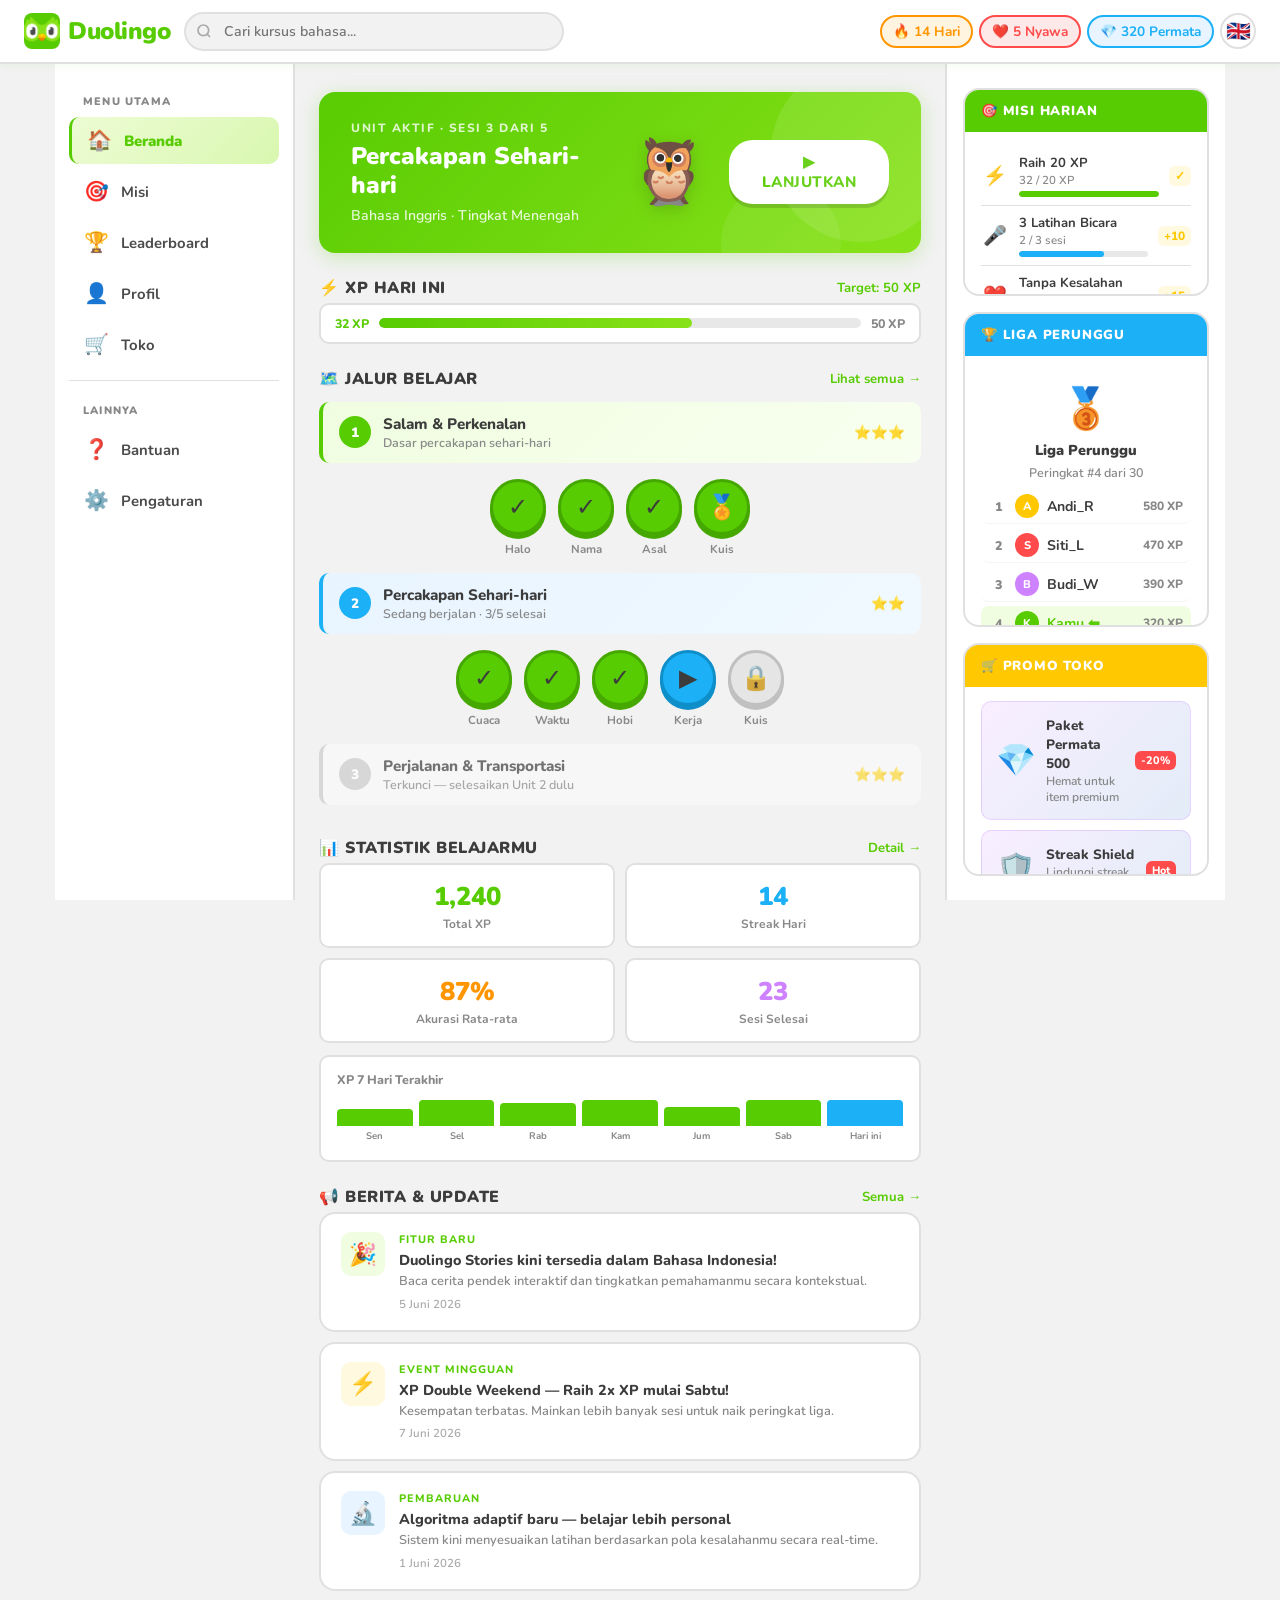
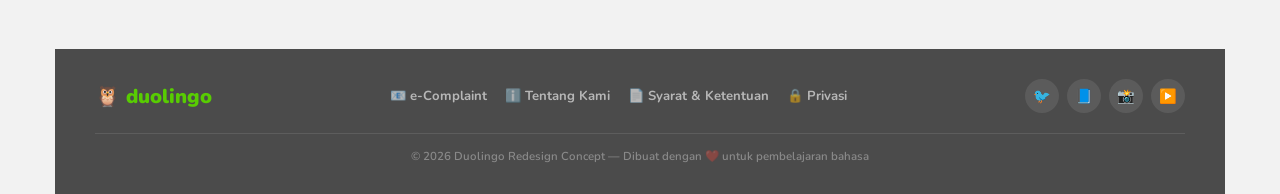
<file: index.html>
<!DOCTYPE html>
<html>
<head>
    <meta http-equiv="refresh" content="0; url=dashboard.html">
    <script type="text/javascript">
        window.location.href = "dashboard.html"
    </script>
</head>
<body>
    <p>Menuju halaman utama... Jika tidak dialihkan, <a href="dashboard.html">klik di sini</a>.</p>
</body>
</html>
</file>
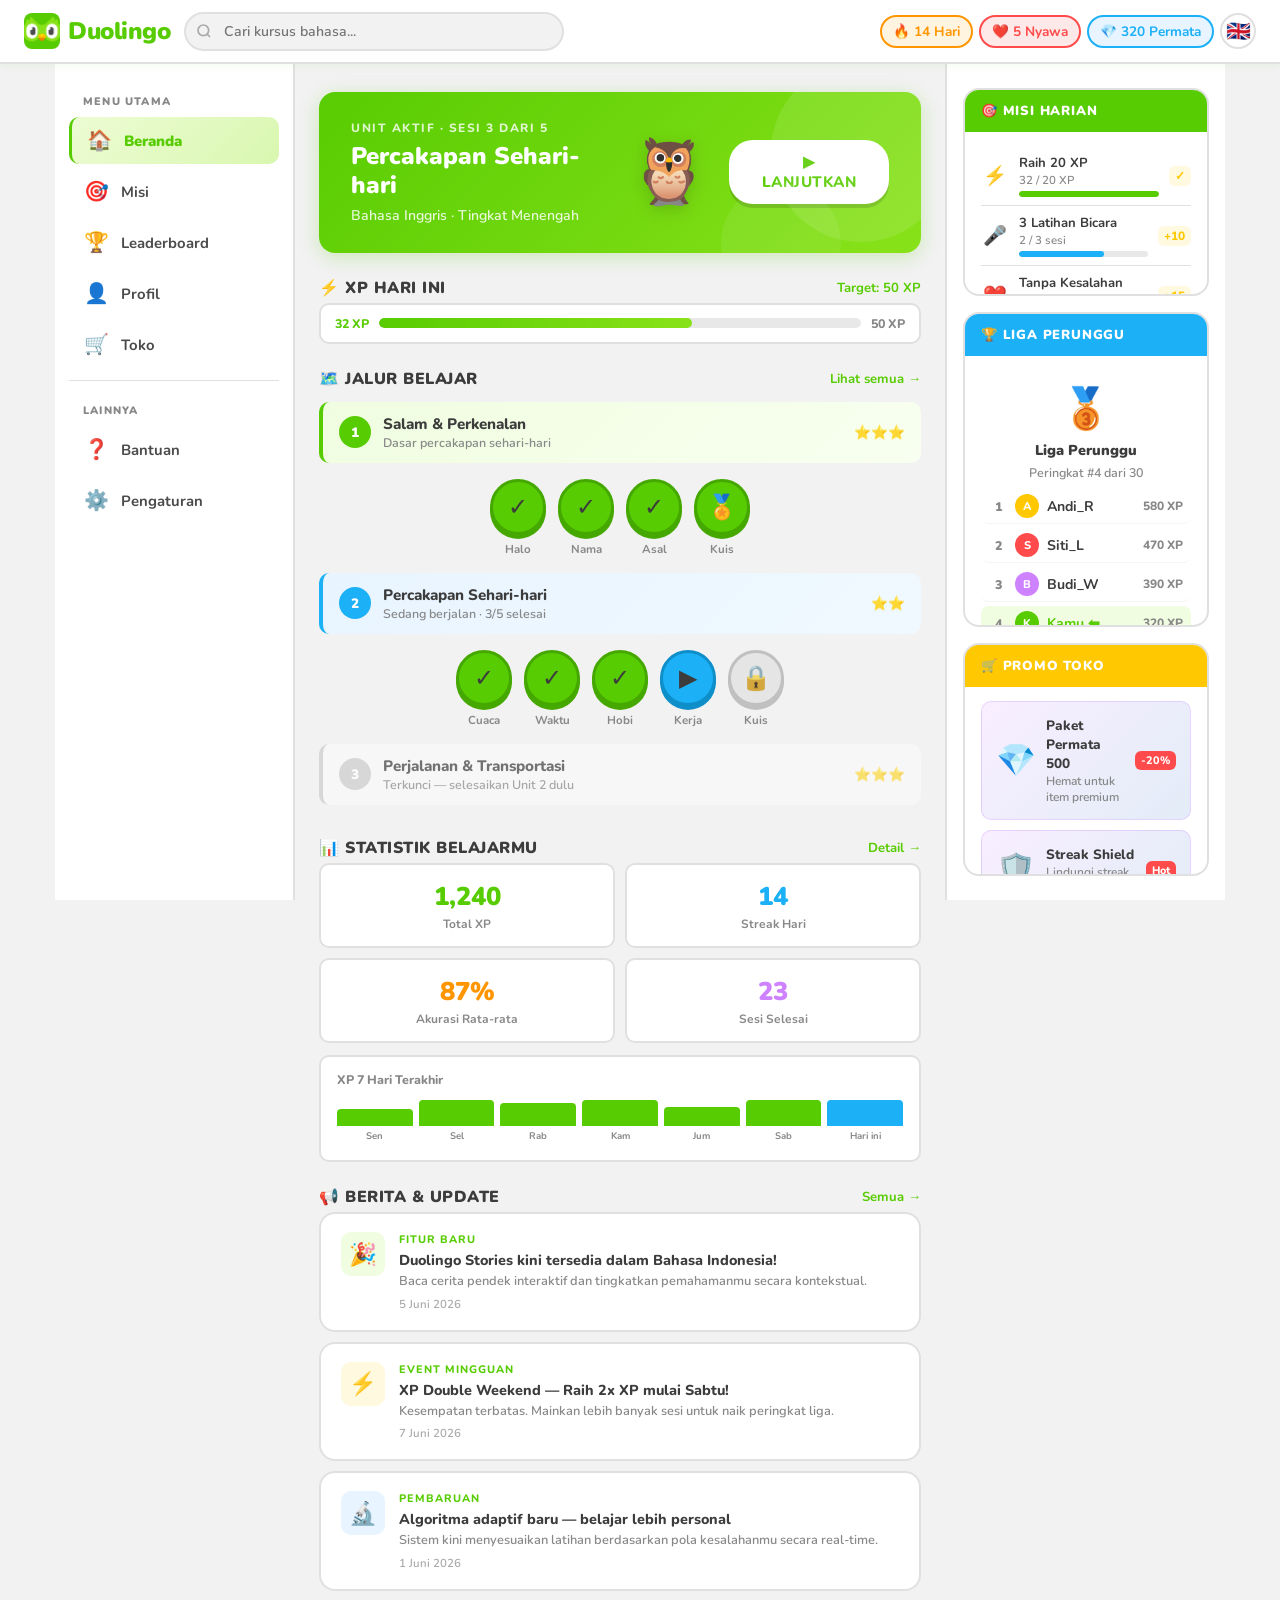
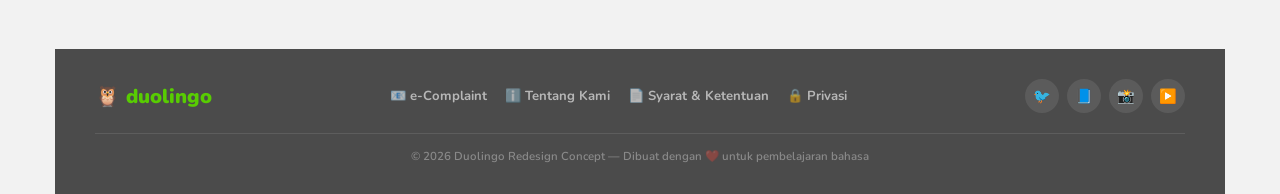
<file: dashboard.html>
<!DOCTYPE html>
<html lang="id">
<head>
<meta charset="UTF-8">
<meta name="viewport" content="width=device-width, initial-scale=1.0">
<title>Duolingo — Dashboard</title>
<link href="https://fonts.googleapis.com/css2?family=Nunito:wght@400;600;700;800;900&display=swap" rel="stylesheet">
<link rel="stylesheet" href="style.css">
<style>
/* ============================================================
   DASHBOARD — layout override & page-specific styles
   ============================================================ */

/* 3-col override: shared .page is 2-col, dashboard adds right sidebar */
.page {
  grid-template-columns: var(--sidebar) 1fr 280px;
  grid-template-areas:
    "sidenav content right"
    "footer  footer  footer";
  max-width: 1170px;
}

/* Right sidebar */
.sidebar-right {
  grid-area: right;
  position: sticky; top: var(--hh);
  height: calc(100vh - var(--hh));
  padding: 24px 16px;
  display: flex; flex-direction: column; gap: 16px;
  overflow-y: auto;
  border-left: 2px solid var(--border);
  background: var(--snow);
}

/* Sidebar footer divider */
.sidebar-footer { margin-top: auto; padding-top: 16px; border-top: 2px solid var(--border); }

/* Banner */
.unit-banner {
  background: linear-gradient(135deg, var(--green) 0%, var(--green-lt) 100%);
  border-radius: var(--r);
  padding: 28px 32px;
  display: flex; align-items: center; justify-content: space-between; gap: 20px;
  box-shadow: 0 4px 20px rgba(88,204,2,.25);
  position: relative; overflow: hidden;
  animation: fadeSlide .5s ease-out;
}
.unit-banner::before {
  content:'';
  position:absolute; top:-30px; right:-30px;
  width:180px; height:180px;
  background:rgba(255,255,255,.1); border-radius:50%;
}
.unit-banner::after {
  content:'';
  position:absolute; bottom:-50px; right:80px;
  width:120px; height:120px;
  background:rgba(255,255,255,.07); border-radius:50%;
}

.banner-text { z-index: 1; }
.banner-label { font-size:.75rem; font-weight:800; color:rgba(255,255,255,.8); text-transform:uppercase; letter-spacing:1.5px; margin-bottom:6px; }
.banner-title { font-size:1.5rem; font-weight:900; color:white; margin-bottom:6px; line-height:1.2; }
.banner-subtitle { font-size:.88rem; color:rgba(255,255,255,.85); font-weight:600; }

.banner-owl {
  font-size:4rem; z-index:1;
  animation: float 3s ease-in-out infinite;
  filter: drop-shadow(0 4px 8px rgba(0,0,0,.15));
}

/* XP Bar */
.xp-bar-wrap {
  display:flex; align-items:center; gap:10px;
  padding:10px 14px;
  background:var(--card); border-radius:var(--rs); border:2px solid var(--border);
}
.xp-label { font-size:.78rem; font-weight:800; color:var(--green); flex-shrink:0; }
.xp-track { flex:1; height:10px; background:#e8e8e8; border-radius:5px; overflow:hidden; }
.xp-fill {
  height:100%;
  background:linear-gradient(90deg,var(--green),var(--green-lt));
  border-radius:5px; width:65%;
  animation: growBar 1s ease-out .3s both;
}
.xp-val { font-size:.78rem; font-weight:800; color:var(--muted); flex-shrink:0; }

/* Learning Path */
.learning-path { display:flex; flex-direction:column; align-items:center; gap:12px; padding:8px 0; }
.path-unit { width:100%; display:flex; flex-direction:column; gap:12px; }

.path-unit-header {
  display:flex; align-items:center; gap:12px;
  padding:12px 16px;
  background:linear-gradient(135deg,#f0fde0,#f8fff0);
  border-radius:var(--rs); border-left:4px solid var(--green);
}
.unit-num {
  width:32px; height:32px; background:var(--green); color:white;
  border-radius:50%; display:flex; align-items:center; justify-content:center;
  font-weight:900; font-size:.85rem; flex-shrink:0;
}
.unit-info { flex:1; }
.unit-name { font-weight:800; font-size:.95rem; }
.unit-desc { font-size:.78rem; color:var(--muted); font-weight:600; }
.unit-stars { color:var(--bee); font-size:.85rem; }

.lessons-row {
  display:flex; flex-wrap:wrap; gap:12px;
  padding:4px 8px; justify-content:center;
}
.lesson-node { display:flex; flex-direction:column; align-items:center; gap:6px; cursor:pointer; }
.lesson-circle {
  width:56px; height:56px; border-radius:50%;
  display:flex; align-items:center; justify-content:center;
  font-size:1.5rem; position:relative;
  transition:transform .15s, box-shadow .15s;
  border:3px solid transparent;
}
.lesson-circle:hover { transform:scale(1.1); }
.lesson-done   { background:var(--green);  box-shadow:0 4px 0 #45a800;  border-color:#45a800; }
.lesson-active { background:var(--blue);   box-shadow:0 4px 0 #0e8fc9;  border-color:#0e8fc9; animation:pulse 2s ease-in-out infinite; }
.lesson-locked { background:#e5e5e5;       box-shadow:0 4px 0 #c0c0c0;  border-color:#c0c0c0; filter:grayscale(.3); }
.lesson-label  { font-size:.72rem; font-weight:700; color:var(--muted); text-align:center; max-width:60px; }

/* Stats */
.stats-grid { display:grid; grid-template-columns:1fr 1fr; gap:10px; }
.stat-card {
  background:var(--card); border:2px solid var(--border);
  border-radius:var(--rs); padding:14px 12px; text-align:center;
  transition:transform .15s; cursor:default;
}
.stat-card:hover { transform:translateY(-2px); box-shadow:var(--shadow); }
.stat-big  { font-size:1.6rem; font-weight:900; }
.stat-small{ font-size:.75rem; color:var(--muted); font-weight:700; margin-top:2px; }
.stat-card.green  .stat-big { color:var(--green); }
.stat-card.blue   .stat-big { color:var(--blue); }
.stat-card.orange .stat-big { color:var(--fox); }
.stat-card.purple .stat-big { color:var(--beetle); }

/* Mini bar chart */
.mini-chart { display:flex; align-items:flex-end; gap:6px; height:50px; padding:4px 0; }
.bar-col { flex:1; display:flex; flex-direction:column; align-items:center; gap:3px; height:100%; justify-content:flex-end; }
.bar-fill { width:100%; border-radius:4px 4px 0 0; background:var(--green); min-height:4px; }
.bar-fill.today { background:var(--blue); }
.bar-label { font-size:.6rem; color:var(--muted); font-weight:700; }

/* News cards */
.news-card {
  background:var(--card); border-radius:var(--r);
  padding:18px 20px; border:2px solid var(--border);
  display:flex; align-items:flex-start; gap:14px;
  transition:transform .15s, box-shadow .15s;
  animation:fadeUp .4s ease-out both;
}
.news-card:hover { transform:translateY(-2px); box-shadow:var(--shadow); }
.news-icon { width:44px; height:44px; border-radius:var(--rs); display:flex; align-items:center; justify-content:center; font-size:1.4rem; flex-shrink:0; }
.news-icon.green  { background:#f0fde0; }
.news-icon.blue   { background:#e8f4ff; }
.news-icon.yellow { background:#fff9e0; }
.news-content { flex:1; }
.news-tag   { font-size:.68rem; font-weight:800; text-transform:uppercase; letter-spacing:1px; color:var(--green); margin-bottom:3px; }
.news-title { font-size:.9rem; font-weight:800; margin-bottom:3px; }
.news-desc  { font-size:.8rem; color:var(--muted); font-weight:600; line-height:1.4; }
.news-date  { font-size:.72rem; color:#aaa; font-weight:600; margin-top:5px; }

/* Mission items */
.mission-item { display:flex; align-items:center; gap:10px; padding:8px 0; border-bottom:1px solid var(--border); }
.mission-item:last-child { border-bottom:none; }
.mission-icon  { font-size:1.2rem; width:28px; text-align:center; }
.mission-info  { flex:1; }
.mission-name  { font-size:.82rem; font-weight:700; }
.mission-progress { font-size:.72rem; color:var(--muted); font-weight:600; }
.mission-bar  { height:6px; background:#e8e8e8; border-radius:3px; overflow:hidden; margin-top:3px; }
.mission-fill { height:100%; border-radius:3px; transition:width 1s ease-out; }
.mission-xp   { font-size:.75rem; font-weight:800; color:var(--bee); padding:2px 6px; background:#fff9e0; border-radius:6px; }

/* League widget */
.league-badge { display:flex; flex-direction:column; align-items:center; padding:12px 0 8px; gap:4px; }
.league-icon  { font-size:2.5rem; }
.league-name  { font-weight:900; font-size:.9rem; color:var(--text); }
.league-rank  { font-size:.78rem; color:var(--muted); font-weight:600; }

.leaderboard-mini { display:flex; flex-direction:column; gap:4px; }
.lb-row {
  display:flex; align-items:center; gap:8px;
  padding:5px 8px; border-radius:8px;
  font-size:.8rem; font-weight:700; transition:background .15s;
}
.lb-row:hover { background:var(--bg); }
.lb-row.me    { background:#f0fde0; color:var(--green); }
.lb-rank      { width:18px; text-align:center; font-size:.78rem; color:var(--muted); }
.lb-avatar    { width:24px; height:24px; border-radius:50%; display:flex; align-items:center; justify-content:center; font-size:.7rem; font-weight:800; color:white; flex-shrink:0; }
.lb-name      { flex:1; }
.lb-xp        { font-size:.75rem; color:var(--muted); }

/* Store promo */
.promo-card {
  background:linear-gradient(135deg,#ce82ff22,#2b70c922);
  border-radius:var(--rs); padding:14px;
  display:flex; align-items:center; gap:10px;
  cursor:pointer; transition:transform .15s;
  border:1px solid #ce82ff44;
}
.promo-card:hover { transform:scale(1.02); }
.promo-icon  { font-size:2rem; }
.promo-info  { flex:1; }
.promo-title { font-size:.85rem; font-weight:800; }
.promo-desc  { font-size:.75rem; color:var(--muted); font-weight:600; }
.promo-badge { background:var(--red); color:white; font-size:.68rem; font-weight:800; padding:2px 6px; border-radius:6px; }

/* ============================================================
   DASHBOARD RESPONSIVE
   ============================================================ */
@media (max-width: 1024px) {
  .page { grid-template-columns: 72px 1fr 240px; }
}

@media (max-width: 768px) {
  .page {
    grid-template-columns: 1fr;
    grid-template-areas: "content" "footer";
  }
  .sidebar-right { display: none; }
  .content { padding: 16px; gap: 16px; padding-bottom: 80px; }
  .unit-banner { padding: 20px; flex-wrap: wrap; }
  .banner-owl  { font-size: 3rem; }
  .banner-title{ font-size: 1.2rem; }
  .lessons-row { gap: 8px; }
  .lesson-circle { width: 48px; height: 48px; font-size: 1.2rem; }
  footer { padding: 24px 20px; gap: 16px; }
}
</style>
</head>
<body>

<header>
  <button class="hamburger" id="hamburgerBtn" aria-label="Menu">
    <span></span><span></span><span></span>
  </button>
  <div class="logo">
    <img class="logo-icon" src="image/logo.png" alt="Duolingo Logo">
    <span>Duolingo</span>
  </div>
  <div class="search-wrap">
    <svg width="16" height="16" viewBox="0 0 24 24" fill="none" stroke="#aaa" stroke-width="2.5">
      <circle cx="11" cy="11" r="8"/><path d="m21 21-4.35-4.35"/>
    </svg>
    <input type="text" placeholder="Cari kursus bahasa...">
  </div>
  <div class="hstats">
    <div class="chip chip-fire">🔥 <span>14</span> <span class="chip-lbl">Hari</span></div>
    <div class="chip chip-heart">❤️ <span>5</span> <span class="chip-lbl">Nyawa</span></div>
    <div class="chip chip-gem">💎 <span>320</span> <span class="chip-lbl">Permata</span></div>
    <div class="flag-btn" title="Bahasa: Inggris">🇬🇧</div>
  </div>
</header>

<div class="sidebar-overlay" id="overlay"></div>

<div class="page">

  <!-- LEFT SIDEBAR -->
  <nav class="sidenav" id="sidenav">
    <div class="nav-label">Menu Utama</div>
    <div class="nav-item active" onclick="setActive(this)"><span class="nav-ico">🏠</span><span>Beranda</span></div>
    <div class="nav-item" onclick="setActive(this)"><span class="nav-ico">🎯</span><span>Misi</span></div>
    <a class="nav-item" href="leaderboard.html"><span class="nav-ico">🏆</span><span>Leaderboard</span></a>
    <div class="nav-item" onclick="setActive(this)"><span class="nav-ico">👤</span><span>Profil</span></div>
    <div class="nav-item" onclick="setActive(this)"><span class="nav-ico">🛒</span><span>Toko</span></div>
    
    <div class="nav-divider"></div>
    <div class="nav-label">Lainnya</div>
    <div class="nav-item" onclick="setActive(this)"><span class="nav-ico">❓</span><span>Bantuan</span></div>
    <a class="nav-item" href="setting.html"><span class="nav-ico">⚙️</span><span>Pengaturan</span></a>
    <div class="nav-spacer"></div>
  </nav>

  <!-- MAIN -->
  <main class="content">

    <div class="unit-banner">
      <div class="banner-text">
        <div class="banner-label">Unit Aktif · Sesi 3 dari 5</div>
        <div class="banner-title">Percakapan Sehari-hari</div>
        <div class="banner-subtitle">Bahasa Inggris · Tingkat Menengah</div>
      </div>
      <div class="banner-owl">🦉</div>
      <button class="btn-primary">▶ Lanjutkan</button>
    </div>

    <div>
      <div class="section-header">
        <div class="section-title">⚡ XP Hari Ini</div>
        <div class="section-link">Target: 50 XP</div>
      </div>
      <div class="xp-bar-wrap">
        <span class="xp-label">32 XP</span>
        <div class="xp-track"><div class="xp-fill"></div></div>
        <span class="xp-val">50 XP</span>
      </div>
    </div>

    <div>
      <div class="section-header">
        <div class="section-title">🗺️ Jalur Belajar</div>
        <div class="section-link">Lihat semua →</div>
      </div>
      <div class="learning-path">

        <!-- Unit 1 (selesai) -->
        <div class="path-unit">
          <div class="path-unit-header">
            <div class="unit-num">1</div>
            <div class="unit-info">
              <div class="unit-name">Salam &amp; Perkenalan</div>
              <div class="unit-desc">Dasar percakapan sehari-hari</div>
            </div>
            <div class="unit-stars">⭐⭐⭐</div>
          </div>
          <div class="lessons-row">
            <div class="lesson-node"><div class="lesson-circle lesson-done">✓</div><div class="lesson-label">Halo</div></div>
            <div class="lesson-node"><div class="lesson-circle lesson-done">✓</div><div class="lesson-label">Nama</div></div>
            <div class="lesson-node"><div class="lesson-circle lesson-done">✓</div><div class="lesson-label">Asal</div></div>
            <div class="lesson-node"><div class="lesson-circle lesson-done">🏅</div><div class="lesson-label">Kuis</div></div>
          </div>
        </div>

        <!-- Unit 2 (aktif) -->
        <div class="path-unit">
          <div class="path-unit-header" style="border-color:var(--blue);background:linear-gradient(135deg,#e8f4ff,#f0f9ff)">
            <div class="unit-num" style="background:var(--blue)">2</div>
            <div class="unit-info">
              <div class="unit-name">Percakapan Sehari-hari</div>
              <div class="unit-desc">Sedang berjalan · 3/5 selesai</div>
            </div>
            <div class="unit-stars">⭐⭐</div>
          </div>
          <div class="lessons-row">
            <div class="lesson-node"><div class="lesson-circle lesson-done">✓</div><div class="lesson-label">Cuaca</div></div>
            <div class="lesson-node"><div class="lesson-circle lesson-done">✓</div><div class="lesson-label">Waktu</div></div>
            <div class="lesson-node"><div class="lesson-circle lesson-done">✓</div><div class="lesson-label">Hobi</div></div>
            <div class="lesson-node"><div class="lesson-circle lesson-active">▶</div><div class="lesson-label">Kerja</div></div>
            <div class="lesson-node"><div class="lesson-circle lesson-locked">🔒</div><div class="lesson-label">Kuis</div></div>
          </div>
        </div>

        <!-- Unit 3 (terkunci) -->
        <div class="path-unit">
          <div class="path-unit-header" style="border-color:#ccc;background:#f9f9f9;opacity:.7">
            <div class="unit-num" style="background:#ccc">3</div>
            <div class="unit-info">
              <div class="unit-name">Perjalanan &amp; Transportasi</div>
              <div class="unit-desc">Terkunci — selesaikan Unit 2 dulu</div>
            </div>
            <div class="unit-stars" style="color:#ccc">⭐⭐⭐</div>
          </div>
        </div>

      </div>
    </div>

    <div>
      <div class="section-header">
        <div class="section-title">📊 Statistik Belajarmu</div>
        <div class="section-link">Detail →</div>
      </div>
      <div class="stats-grid">
        <div class="stat-card green"><div class="stat-big">1,240</div><div class="stat-small">Total XP</div></div>
        <div class="stat-card blue"><div class="stat-big">14</div><div class="stat-small">Streak Hari</div></div>
        <div class="stat-card orange"><div class="stat-big">87%</div><div class="stat-small">Akurasi Rata-rata</div></div>
        <div class="stat-card purple"><div class="stat-big">23</div><div class="stat-small">Sesi Selesai</div></div>
      </div>
      <div style="margin-top:12px;background:white;border:2px solid var(--border);border-radius:var(--rs);padding:14px 16px;">
        <div style="font-size:.78rem;font-weight:800;color:var(--muted);margin-bottom:8px;">XP 7 Hari Terakhir</div>
        <div class="mini-chart">
          <div class="bar-col"><div class="bar-fill" style="height:40%"></div><div class="bar-label">Sen</div></div>
          <div class="bar-col"><div class="bar-fill" style="height:70%"></div><div class="bar-label">Sel</div></div>
          <div class="bar-col"><div class="bar-fill" style="height:55%"></div><div class="bar-label">Rab</div></div>
          <div class="bar-col"><div class="bar-fill" style="height:90%"></div><div class="bar-label">Kam</div></div>
          <div class="bar-col"><div class="bar-fill" style="height:45%"></div><div class="bar-label">Jum</div></div>
          <div class="bar-col"><div class="bar-fill" style="height:80%"></div><div class="bar-label">Sab</div></div>
          <div class="bar-col"><div class="bar-fill today" style="height:64%"></div><div class="bar-label">Hari ini</div></div>
        </div>
      </div>
    </div>

    <div>
      <div class="section-header">
        <div class="section-title">📢 Berita &amp; Update</div>
        <div class="section-link">Semua →</div>
      </div>
      <div style="display:flex;flex-direction:column;gap:10px;">
        <div class="news-card" style="animation-delay:.1s">
          <div class="news-icon green">🎉</div>
          <div class="news-content">
            <div class="news-tag">Fitur Baru</div>
            <div class="news-title">Duolingo Stories kini tersedia dalam Bahasa Indonesia!</div>
            <div class="news-desc">Baca cerita pendek interaktif dan tingkatkan pemahamanmu secara kontekstual.</div>
            <div class="news-date">5 Juni 2026</div>
          </div>
        </div>
        <div class="news-card" style="animation-delay:.2s">
          <div class="news-icon yellow">⚡</div>
          <div class="news-content">
            <div class="news-tag">Event Mingguan</div>
            <div class="news-title">XP Double Weekend — Raih 2x XP mulai Sabtu!</div>
            <div class="news-desc">Kesempatan terbatas. Mainkan lebih banyak sesi untuk naik peringkat liga.</div>
            <div class="news-date">7 Juni 2026</div>
          </div>
        </div>
        <div class="news-card" style="animation-delay:.3s">
          <div class="news-icon blue">🔬</div>
          <div class="news-content">
            <div class="news-tag">Pembaruan</div>
            <div class="news-title">Algoritma adaptif baru — belajar lebih personal</div>
            <div class="news-desc">Sistem kini menyesuaikan latihan berdasarkan pola kesalahanmu secara real-time.</div>
            <div class="news-date">1 Juni 2026</div>
          </div>
        </div>
      </div>
    </div>

  </main>

  <!-- RIGHT SIDEBAR -->
  <aside class="sidebar-right">

    <div class="widget-card">
      <div class="widget-header green">🎯 Misi Harian</div>
      <div class="widget-body">
        <div class="mission-item">
          <div class="mission-icon">⚡</div>
          <div class="mission-info">
            <div class="mission-name">Raih 20 XP</div>
            <div class="mission-progress">32 / 20 XP</div>
            <div class="mission-bar"><div class="mission-fill" style="width:100%;background:var(--green)"></div></div>
          </div>
          <div class="mission-xp">✓</div>
        </div>
        <div class="mission-item">
          <div class="mission-icon">🎤</div>
          <div class="mission-info">
            <div class="mission-name">3 Latihan Bicara</div>
            <div class="mission-progress">2 / 3 sesi</div>
            <div class="mission-bar"><div class="mission-fill" style="width:66%;background:var(--blue)"></div></div>
          </div>
          <div class="mission-xp">+10</div>
        </div>
        <div class="mission-item">
          <div class="mission-icon">❤️</div>
          <div class="mission-info">
            <div class="mission-name">Tanpa Kesalahan</div>
            <div class="mission-progress">0 / 1 sesi</div>
            <div class="mission-bar"><div class="mission-fill" style="width:0%;background:var(--red)"></div></div>
          </div>
          <div class="mission-xp">+15</div>
        </div>
      </div>
    </div>

    <div class="widget-card">
      <div class="widget-header blue">🏆 Liga Perunggu</div>
      <div class="widget-body">
        <div class="league-badge">
          <div class="league-icon">🥉</div>
          <div class="league-name">Liga Perunggu</div>
          <div class="league-rank">Peringkat #4 dari 30</div>
        </div>
        <div class="leaderboard-mini">
          <div class="lb-row"><span class="lb-rank">1</span><div class="lb-avatar" style="background:#FFC800">A</div><span class="lb-name">Andi_R</span><span class="lb-xp">580 XP</span></div>
          <div class="lb-row"><span class="lb-rank">2</span><div class="lb-avatar" style="background:#FF4B4B">S</div><span class="lb-name">Siti_L</span><span class="lb-xp">470 XP</span></div>
          <div class="lb-row"><span class="lb-rank">3</span><div class="lb-avatar" style="background:#CE82FF">B</div><span class="lb-name">Budi_W</span><span class="lb-xp">390 XP</span></div>
          <div class="lb-row me"><span class="lb-rank">4</span><div class="lb-avatar" style="background:#58cc02">K</div><span class="lb-name">Kamu ⬅</span><span class="lb-xp">320 XP</span></div>
          <div class="lb-row"><span class="lb-rank">5</span><div class="lb-avatar" style="background:#1CB0F6">D</div><span class="lb-name">Dani_P</span><span class="lb-xp">290 XP</span></div>
        </div>
      </div>
    </div>

    <div class="widget-card">
      <div class="widget-header yellow">🛒 Promo Toko</div>
      <div class="widget-body" style="display:flex;flex-direction:column;gap:10px;">
        <div class="promo-card">
          <div class="promo-icon">💎</div>
          <div class="promo-info"><div class="promo-title">Paket Permata 500</div><div class="promo-desc">Hemat untuk item premium</div></div>
          <div class="promo-badge">-20%</div>
        </div>
        <div class="promo-card">
          <div class="promo-icon">🛡️</div>
          <div class="promo-info"><div class="promo-title">Streak Shield</div><div class="promo-desc">Lindungi streak kamu</div></div>
          <div class="promo-badge">Hot</div>
        </div>
      </div>
    </div>

  </aside>

  <!-- FOOTER -->
  <footer>
    <div class="ft-logo">🦉 duolingo</div>
    <div class="ft-links">
      <span class="ft-link">📧 e-Complaint</span>
      <span class="ft-link">ℹ️ Tentang Kami</span>
      <span class="ft-link">📄 Syarat &amp; Ketentuan</span>
      <span class="ft-link">🔒 Privasi</span>
    </div>
    <div class="ft-socials">
      <div class="ft-soc">🐦</div><div class="ft-soc">📘</div>
      <div class="ft-soc">📸</div><div class="ft-soc">▶️</div>
    </div>
    <div class="ft-copy">© 2026 Duolingo Redesign Concept — Dibuat dengan ❤️ untuk pembelajaran bahasa</div>
  </footer>

</div>

<nav class="mobile-nav">
  <div class="mobile-nav-item active"><span class="mn-icon">🏠</span><span>Beranda</span></div>
  <div class="mobile-nav-item"><span class="mn-icon">🎯</span><span>Misi</span></div>
  <div class="mobile-nav-item"><span class="mn-icon">🏆</span><span>Liga</span></div>
  <div class="mobile-nav-item"><span class="mn-icon">👤</span><span>Profil</span></div>
  <div class="mobile-nav-item"><span class="mn-icon">🛒</span><span>Toko</span></div>
</nav>

<script src="script.js"></script>
</body>
</html>
</file>
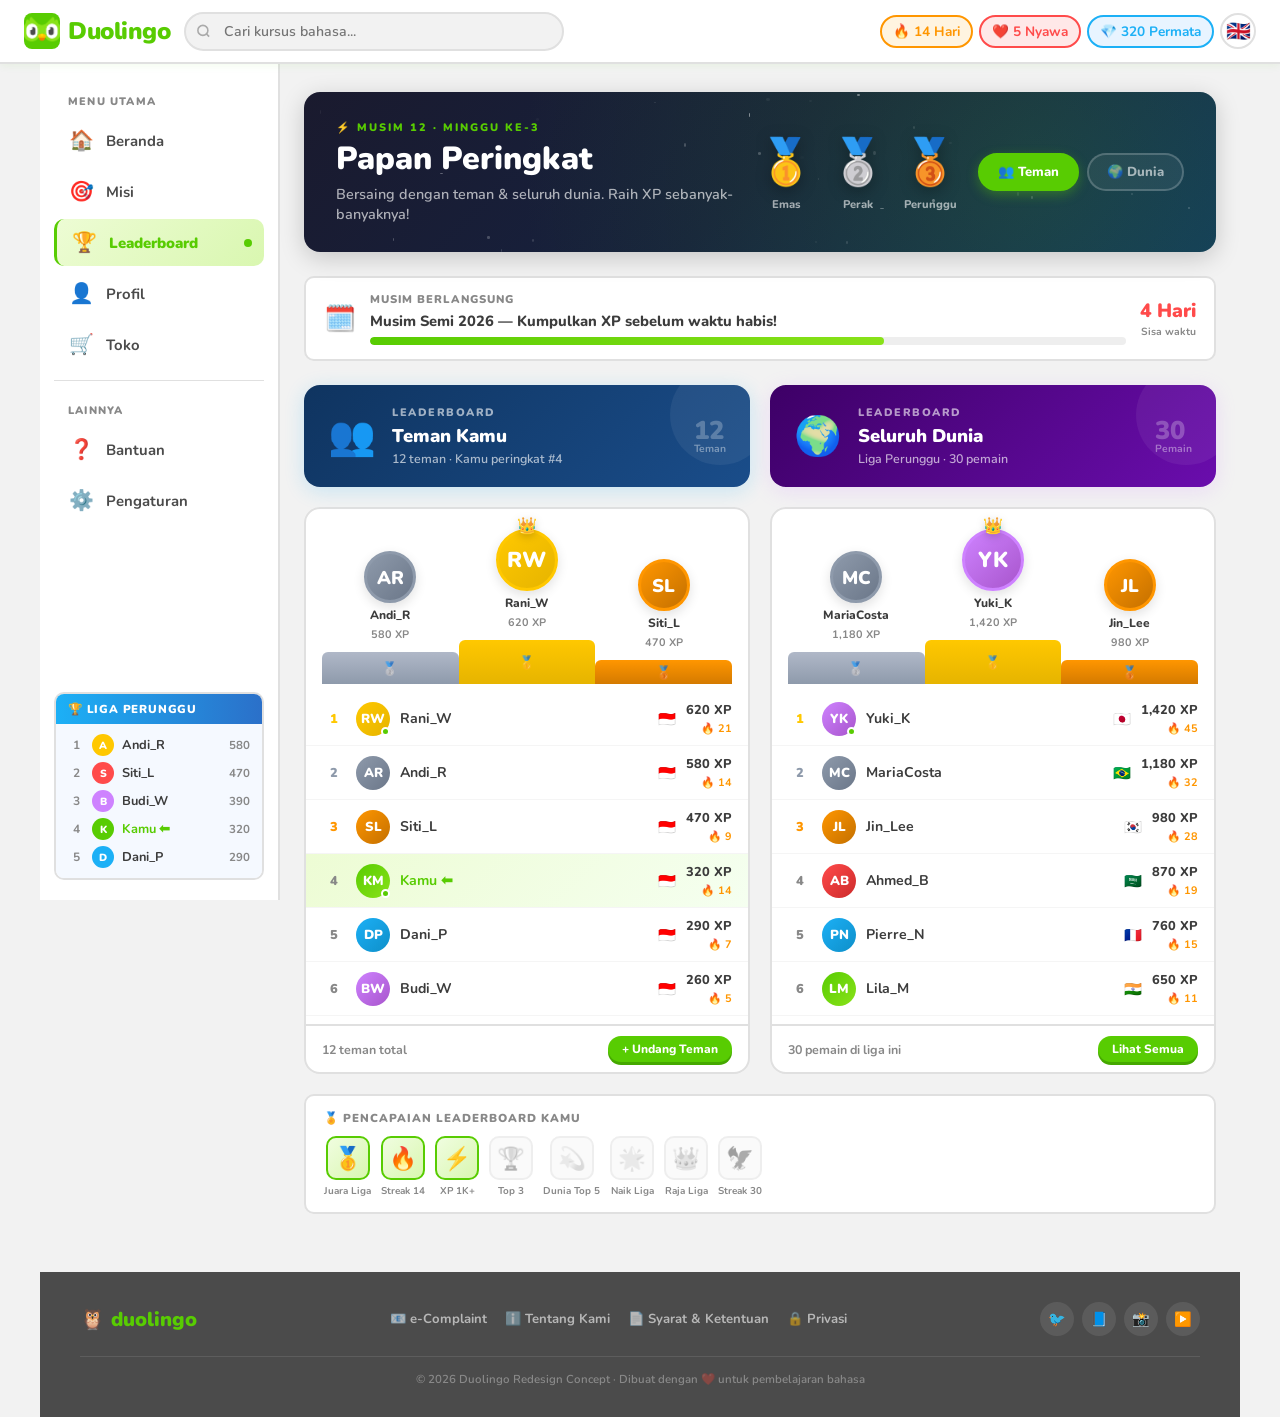
<file: leaderboard.html>
<!DOCTYPE html>
<html lang="id">
<head>
<meta charset="UTF-8">
<meta name="viewport" content="width=device-width, initial-scale=1.0">
<title>Duolingo — Leaderboard</title>
<link href="https://fonts.googleapis.com/css2?family=Nunito:wght@400;600;700;800;900&display=swap" rel="stylesheet">
<link rel="stylesheet" href="style.css">
<style>
/* ===== LEADERBOARD-SPECIFIC ===== */

/* Sidebar mini league card */
.side-league { border-radius:var(--rs); overflow:hidden; border:2px solid var(--border); margin-top:4px; }
.side-league-hd {
  background:linear-gradient(90deg,var(--blue),var(--navy));
  color:white; font-size:.72rem; font-weight:900;
  text-transform:uppercase; letter-spacing:.8px;
  padding:7px 12px; display:flex; align-items:center; gap:6px;
}
.side-league-body { padding:10px 12px; background:#f5f9ff; display:flex; flex-direction:column; gap:6px; }
.side-league-row { display:flex; align-items:center; gap:8px; font-size:.8rem; font-weight:700; }
.side-league-row.me { color:var(--green); }
.side-rank { width:16px; text-align:center; font-size:.75rem; color:var(--muted); }
.side-av {
  width:22px; height:22px; border-radius:50%;
  display:flex; align-items:center; justify-content:center;
  font-size:.65rem; font-weight:900; color:white; flex-shrink:0;
}
.side-xp { margin-left:auto; font-size:.72rem; color:var(--muted); }

/* Hero banner */
.lb-hero {
  background:linear-gradient(135deg,#1a1a2e 0%,#16213e 50%,#0f3460 100%);
  border-radius:var(--r); padding:28px 32px;
  display:flex; align-items:center; justify-content:space-between; gap:20px;
  position:relative; overflow:hidden;
  box-shadow:0 6px 24px rgba(0,0,0,.18);
  animation:fadeSlide .5s ease-out;
}
.lb-hero::before {
  content:''; position:absolute; inset:0;
  background:radial-gradient(circle at 80% 50%,rgba(88,204,2,.15) 0%,transparent 70%);
  pointer-events:none;
}
.lb-hero-stars { position:absolute; inset:0; overflow:hidden; pointer-events:none; }
.star {
  position:absolute; width:3px; height:3px;
  background:rgba(255,255,255,.6); border-radius:50%;
  animation:twinkle 3s ease-in-out infinite;
}
.lb-hero-tag { font-size:.68rem; font-weight:900; letter-spacing:2px; text-transform:uppercase; color:var(--green); margin-bottom:6px; }
.lb-hero-title { font-size:2rem; font-weight:900; color:#fff; line-height:1.1; margin-bottom:8px; }
.lb-hero-sub { font-size:.9rem; color:rgba(255,255,255,.65); font-weight:600; }
.lb-hero-trophies { display:flex; gap:16px; z-index:1; }
.trophy-col { display:flex; flex-direction:column; align-items:center; gap:4px; }
.trophy-icon { font-size:2.8rem; filter:drop-shadow(0 4px 8px rgba(0,0,0,.3)); }
.trophy-label { font-size:.7rem; font-weight:800; color:rgba(255,255,255,.6); }
.hero-tabs { display:flex; gap:8px; z-index:1; flex-shrink:0; }
.hero-tab {
  padding:8px 18px; border-radius:24px;
  font-weight:800; font-size:.82rem; cursor:pointer;
  border:2px solid rgba(255,255,255,.2); color:rgba(255,255,255,.6);
  background:rgba(255,255,255,.06); transition:all .2s;
}
.hero-tab.active, .hero-tab:hover {
  background:var(--green); border-color:var(--green);
  color:#fff; box-shadow:0 4px 12px rgba(88,204,2,.35);
}
.lb-hero-left { z-index:1; }

/* Season bar */
.season-bar {
  background:var(--card); border:2px solid var(--border); border-radius:var(--rs);
  padding:14px 18px; display:flex; align-items:center; gap:14px;
  grid-column:1/-1;
}
.season-icon { font-size:1.6rem; }
.season-info { flex:1; }
.season-label { font-size:.7rem; font-weight:900; text-transform:uppercase; letter-spacing:1px; color:var(--muted); margin-bottom:4px; }
.season-title { font-size:.92rem; font-weight:800; margin-bottom:6px; }
.season-track { height:8px; background:#eee; border-radius:4px; overflow:hidden; }
.season-fill { height:100%; border-radius:4px; background:linear-gradient(90deg,var(--green),var(--green-lt)); width:68%; animation:growBar 1.2s ease-out .4s both; }
.season-timer { text-align:right; flex-shrink:0; }
.season-time-big { font-size:1.2rem; font-weight:900; color:var(--red); }
.season-time-lbl { font-size:.65rem; color:var(--muted); font-weight:700; }

/* 2-col leaderboard grid */
.lb-grid { display:grid; grid-template-columns:1fr 1fr; gap:20px; }

/* Section headers */
.lb-section-hd {
  border-radius:var(--r); padding:20px 24px;
  display:flex; align-items:center; gap:16px; position:relative; overflow:hidden;
}
.lb-section-hd.friends { background:linear-gradient(135deg,#0f3460,#1a4d8a); box-shadow:0 4px 20px rgba(28,176,246,.2); }
.lb-section-hd.world   { background:linear-gradient(135deg,#3d0066,#6a0dad); box-shadow:0 4px 20px rgba(206,130,255,.2); }
.lb-section-hd::after { content:''; position:absolute; right:-20px; top:-20px; width:100px; height:100px; background:rgba(255,255,255,.06); border-radius:50%; }
.lb-sec-icon { font-size:2.4rem; z-index:1; }
.lb-sec-text { z-index:1; }
.lb-sec-label { font-size:.68rem; font-weight:900; letter-spacing:1.5px; text-transform:uppercase; color:rgba(255,255,255,.6); margin-bottom:3px; }
.lb-sec-title { font-size:1.15rem; font-weight:900; color:#fff; margin-bottom:2px; }
.lb-sec-sub { font-size:.78rem; color:rgba(255,255,255,.65); font-weight:600; }
.lb-sec-count { margin-left:auto; z-index:1; font-size:1.6rem; font-weight:900; color:rgba(255,255,255,.25); line-height:1; }
.lb-sec-count span { display:block; font-size:.65rem; color:rgba(255,255,255,.4); font-weight:700; }

/* Leaderboard table */
.lb-table-wrap {
  background:var(--card); border:2px solid var(--border); border-radius:var(--r);
  overflow:hidden; display:flex; flex-direction:column;
}
.lb-table-top {
  display:grid; grid-template-columns:1fr 1fr 1fr;
  padding:20px 16px 0; align-items:flex-end; min-height:120px; position:relative;
}

/* Podium */
.podium-item { display:flex; flex-direction:column; align-items:center; gap:4px; cursor:pointer; }
.podium-item:hover .podium-av { transform:scale(1.08); }
.podium-item.p1 { order:2; } .podium-item.p2 { order:1; } .podium-item.p3 { order:3; }
.podium-av-wrap { position:relative; }
.podium-av {
  width:52px; height:52px; border-radius:50%;
  display:flex; align-items:center; justify-content:center;
  font-size:1.15rem; font-weight:900; color:#fff; border:3px solid transparent;
  transition:transform .2s; box-shadow:0 4px 12px rgba(0,0,0,.12);
}
.podium-item.p1 .podium-av { width:62px; height:62px; font-size:1.35rem; }
.podium-crown { position:absolute; top:-14px; left:50%; transform:translateX(-50%); font-size:1rem; filter:drop-shadow(0 2px 4px rgba(0,0,0,.2)); }
.podium-name { font-size:.75rem; font-weight:800; text-align:center; max-width:70px; white-space:nowrap; overflow:hidden; text-overflow:ellipsis; }
.podium-xp { font-size:.68rem; color:var(--muted); font-weight:700; }
.podium-block { width:100%; border-radius:6px 6px 0 0; display:flex; align-items:center; justify-content:center; font-size:.78rem; font-weight:900; color:rgba(255,255,255,.8); margin-top:6px; }
.podium-item.p1 .podium-block { height:44px; background:linear-gradient(180deg,var(--bee),#e6b400); }
.podium-item.p2 .podium-block { height:32px; background:linear-gradient(180deg,#b0b8c8,#8e9aab); }
.podium-item.p3 .podium-block { height:24px; background:linear-gradient(180deg,var(--fox),#d47a00); }

.lb-list { display:flex; flex-direction:column; overflow-y:auto; max-height:340px; padding:8px 0; }
.lb-list::-webkit-scrollbar { width:4px; }
.lb-list::-webkit-scrollbar-thumb { background:var(--border); border-radius:2px; }
.lb-flag { font-size:.9rem; }

.lb-table-footer {
  padding:10px 16px; border-top:2px solid var(--border);
  display:flex; align-items:center; justify-content:space-between; font-size:.78rem; font-weight:700;
}
.lb-tf-info { color:var(--muted); }
.lb-tf-btn {
  padding:5px 14px; border-radius:16px;
  background:var(--green); color:#fff; font-size:.75rem; font-weight:800;
  cursor:pointer; border:none; font-family:'Nunito',sans-serif;
  transition:transform .15s, box-shadow .15s;
  box-shadow:0 3px 0 var(--green-dk);
}
.lb-tf-btn:hover { transform:translateY(-1px); box-shadow:0 5px 0 var(--green-dk); }

/* Achievement strip */
.achieve-strip {
  grid-column:1/-1; background:var(--card); border:2px solid var(--border);
  border-radius:var(--rs); padding:14px 18px;
}
.achieve-title { font-size:.72rem; font-weight:900; text-transform:uppercase; letter-spacing:1px; color:var(--muted); margin-bottom:10px; }
.achieve-row { display:flex; gap:10px; flex-wrap:wrap; }
.achieve-badge { display:flex; flex-direction:column; align-items:center; gap:4px; cursor:pointer; }
.achieve-ico {
  width:44px; height:44px; border-radius:var(--rs);
  display:flex; align-items:center; justify-content:center; font-size:1.4rem;
  border:2px solid transparent; transition:transform .15s, box-shadow .15s;
}
.achieve-badge:hover .achieve-ico { transform:scale(1.1); box-shadow:0 4px 12px rgba(0,0,0,.1); }
.achieve-ico.earned { background:linear-gradient(135deg,#f0fde0,#d9f7b0); border-color:var(--green); }
.achieve-ico.locked { background:#f5f5f5; border-color:#ddd; filter:grayscale(1) opacity(.5); }
.achieve-lbl { font-size:.62rem; font-weight:700; color:var(--muted); }

/* Responsive */
@media (max-width: 1024px) {
  .lb-hero-trophies { display:none; }
  .lb-hero { padding:20px 24px; }
  .lb-hero-title { font-size:1.5rem; }
  .hero-tabs { flex-direction:column; gap:6px; }
  .side-league { display:none; }
}
@media (max-width: 768px) {
  .lb-hero { padding:18px; flex-wrap:wrap; gap:12px; }
  .lb-hero-title { font-size:1.3rem; }
  .hero-tabs { flex-direction:row; flex-wrap:wrap; gap:6px; }
  .hero-tab { padding:6px 14px; font-size:.78rem; }
  .lb-grid { grid-template-columns:1fr; }
  .lb-section-hd.world, .lb-table-wrap:last-of-type { display:none; }
  .season-bar { flex-wrap:wrap; }
  .achieve-row { gap:8px; }
}
</style>
</head>
<body>

<header>
  <button class="hamburger" id="hamBtn" aria-label="Buka menu">
    <span></span><span></span><span></span>
  </button>
  <div class="logo">
    <img class="logo-icon" src="image/logo.png" alt="Duolingo Logo">
    <span>Duolingo</span>
  </div>
  <div class="search-wrap">
    <svg width="15" height="15" viewBox="0 0 24 24" fill="none" stroke="#aaa" stroke-width="2.5">
      <circle cx="11" cy="11" r="8"/><path d="m21 21-4.35-4.35"/>
    </svg>
    <input type="text" placeholder="Cari kursus bahasa...">
  </div>
  <div class="hstats">
    <div class="chip chip-fire">🔥 <span>14</span> <span class="chip-lbl">Hari</span></div>
    <div class="chip chip-heart">❤️ <span>5</span> <span class="chip-lbl">Nyawa</span></div>
    <div class="chip chip-gem">💎 <span>320</span> <span class="chip-lbl">Permata</span></div>
    <div class="flag-btn" title="Bahasa: Inggris">🇬🇧</div>
  </div>
</header>

<div class="sidebar-overlay" id="overlay"></div>

<div class="page">

  <nav class="sidenav" id="sidenav">
    <div class="nav-label">Menu Utama</div>
    <a href="dashboard.html" class="nav-item"><span class="nav-ico">🏠</span><span>Beranda</span></a>
    <a href="#" class="nav-item"><span class="nav-ico">🎯</span><span>Misi</span></a>
    <a href="#" class="nav-item active"><span class="nav-ico">🏆</span><span>Leaderboard</span><span class="nav-dot"></span></a>
    <a href="#" class="nav-item"><span class="nav-ico">👤</span><span>Profil</span></a>
    <a href="#" class="nav-item"><span class="nav-ico">🛒</span><span>Toko</span></a>
    <div class="nav-divider"></div>
    <div class="nav-label">Lainnya</div>
    <a href="#" class="nav-item"><span class="nav-ico">❓</span><span>Bantuan</span></a>
    <a href="setting.html" class="nav-item"><span class="nav-ico">⚙️</span><span>Pengaturan</span></a>
    <div class="nav-spacer"></div>

    <!-- Mini league widget -->
    <div class="side-league">
      <div class="side-league-hd">🏆 Liga Perunggu</div>
      <div class="side-league-body">
        <div class="side-league-row"><span class="side-rank">1</span><div class="side-av" style="background:#FFC800">A</div><span>Andi_R</span><span class="side-xp">580</span></div>
        <div class="side-league-row"><span class="side-rank">2</span><div class="side-av" style="background:#FF4B4B">S</div><span>Siti_L</span><span class="side-xp">470</span></div>
        <div class="side-league-row"><span class="side-rank">3</span><div class="side-av" style="background:#CE82FF">B</div><span>Budi_W</span><span class="side-xp">390</span></div>
        <div class="side-league-row me"><span class="side-rank">4</span><div class="side-av" style="background:#58cc02">K</div><span>Kamu ⬅</span><span class="side-xp">320</span></div>
        <div class="side-league-row"><span class="side-rank">5</span><div class="side-av" style="background:#1CB0F6">D</div><span>Dani_P</span><span class="side-xp">290</span></div>
      </div>
    </div>
  </nav>

  <main class="content">

    <!-- Hero -->
    <div class="lb-hero">
      <div class="lb-hero-stars" id="stars"></div>
      <div class="lb-hero-left">
        <div class="lb-hero-tag">⚡ Musim 12 · Minggu ke-3</div>
        <div class="lb-hero-title">Papan Peringkat</div>
        <div class="lb-hero-sub">Bersaing dengan teman & seluruh dunia. Raih XP sebanyak-banyaknya!</div>
      </div>
      <div class="lb-hero-trophies">
        <div class="trophy-col"><div class="trophy-icon">🥇</div><div class="trophy-label">Emas</div></div>
        <div class="trophy-col"><div class="trophy-icon">🥈</div><div class="trophy-label">Perak</div></div>
        <div class="trophy-col"><div class="trophy-icon">🥉</div><div class="trophy-label">Perunggu</div></div>
      </div>
      <div class="hero-tabs">
        <div class="hero-tab active" onclick="switchTab(this,'friends')">👥 Teman</div>
        <div class="hero-tab" onclick="switchTab(this,'world')">🌍 Dunia</div>
      </div>
    </div>

    <!-- Season countdown -->
    <div class="season-bar">
      <div class="season-icon">🗓️</div>
      <div class="season-info">
        <div class="season-label">Musim Berlangsung</div>
        <div class="season-title">Musim Semi 2026 — Kumpulkan XP sebelum waktu habis!</div>
        <div class="season-track"><div class="season-fill"></div></div>
      </div>
      <div class="season-timer">
        <div class="season-time-big">4 Hari</div>
        <div class="season-time-lbl">Sisa waktu</div>
      </div>
    </div>

    <div class="lb-grid">

      <!-- Friends header -->
      <div class="lb-section-hd friends">
        <div class="lb-sec-icon">👥</div>
        <div class="lb-sec-text">
          <div class="lb-sec-label">Leaderboard</div>
          <div class="lb-sec-title">Teman Kamu</div>
          <div class="lb-sec-sub">12 teman · Kamu peringkat #4</div>
        </div>
        <div class="lb-sec-count">12<span>Teman</span></div>
      </div>

      <!-- World header -->
      <div class="lb-section-hd world">
        <div class="lb-sec-icon">🌍</div>
        <div class="lb-sec-text">
          <div class="lb-sec-label">Leaderboard</div>
          <div class="lb-sec-title">Seluruh Dunia</div>
          <div class="lb-sec-sub">Liga Perunggu · 30 pemain</div>
        </div>
        <div class="lb-sec-count">30<span>Pemain</span></div>
      </div>

      <!-- Friends table -->
      <div class="lb-table-wrap">
        <div class="lb-table-top">
          <div class="podium-item p1">
            <div class="podium-av-wrap"><div class="podium-crown">👑</div><div class="podium-av" style="background:linear-gradient(135deg,#FFC800,#e6b400);border-color:#FFC800">RW</div></div>
            <div class="podium-name">Rani_W</div><div class="podium-xp">620 XP</div><div class="podium-block">🥇</div>
          </div>
          <div class="podium-item p2">
            <div class="podium-av-wrap"><div class="podium-av" style="background:linear-gradient(135deg,#8e9aab,#6b7789);border-color:#8e9aab">AR</div></div>
            <div class="podium-name">Andi_R</div><div class="podium-xp">580 XP</div><div class="podium-block">🥈</div>
          </div>
          <div class="podium-item p3">
            <div class="podium-av-wrap"><div class="podium-av" style="background:linear-gradient(135deg,var(--fox),#c47000);border-color:var(--fox)">SL</div></div>
            <div class="podium-name">Siti_L</div><div class="podium-xp">470 XP</div><div class="podium-block">🥉</div>
          </div>
        </div>
        <div class="lb-list">
          <div class="lb-row"><span class="lb-rank r1">1</span><div class="lb-av" style="background:linear-gradient(135deg,#FFC800,#e6b400)">RW<div class="online-dot"></div></div><span class="lb-name">Rani_W</span><span class="lb-flag">🇮🇩</span><div class="lb-xp-wrap"><span class="lb-xp">620 XP</span><span class="lb-streak">🔥 21</span></div></div>
          <div class="lb-row"><span class="lb-rank r2">2</span><div class="lb-av" style="background:linear-gradient(135deg,#8e9aab,#6b7789)">AR</div><span class="lb-name">Andi_R</span><span class="lb-flag">🇮🇩</span><div class="lb-xp-wrap"><span class="lb-xp">580 XP</span><span class="lb-streak">🔥 14</span></div></div>
          <div class="lb-row"><span class="lb-rank r3">3</span><div class="lb-av" style="background:linear-gradient(135deg,var(--fox),#c47000)">SL</div><span class="lb-name">Siti_L</span><span class="lb-flag">🇮🇩</span><div class="lb-xp-wrap"><span class="lb-xp">470 XP</span><span class="lb-streak">🔥 9</span></div></div>
          <div class="lb-row me"><span class="lb-rank">4</span><div class="lb-av" style="background:linear-gradient(135deg,var(--green),var(--green-lt))">KM<div class="online-dot"></div></div><span class="lb-name">Kamu ⬅</span><span class="lb-flag">🇮🇩</span><div class="lb-xp-wrap"><span class="lb-xp">320 XP</span><span class="lb-streak">🔥 14</span></div></div>
          <div class="lb-row"><span class="lb-rank">5</span><div class="lb-av" style="background:linear-gradient(135deg,var(--blue),var(--blue-dk))">DP</div><span class="lb-name">Dani_P</span><span class="lb-flag">🇮🇩</span><div class="lb-xp-wrap"><span class="lb-xp">290 XP</span><span class="lb-streak">🔥 7</span></div></div>
          <div class="lb-row"><span class="lb-rank">6</span><div class="lb-av" style="background:linear-gradient(135deg,var(--beetle),#a855cc)">BW</div><span class="lb-name">Budi_W</span><span class="lb-flag">🇮🇩</span><div class="lb-xp-wrap"><span class="lb-xp">260 XP</span><span class="lb-streak">🔥 5</span></div></div>
          <div class="lb-row"><span class="lb-rank">7</span><div class="lb-av" style="background:linear-gradient(135deg,var(--red),#cc2a2a)">FN</div><span class="lb-name">Fitri_N</span><span class="lb-flag">🇲🇾</span><div class="lb-xp-wrap"><span class="lb-xp">210 XP</span><span class="lb-streak">🔥 3</span></div></div>
          <div class="lb-row"><span class="lb-rank">8</span><div class="lb-av" style="background:linear-gradient(135deg,#2B70C9,#1a4d8a)">HS</div><span class="lb-name">Hendra_S</span><span class="lb-flag">🇮🇩</span><div class="lb-xp-wrap"><span class="lb-xp">180 XP</span><span class="lb-streak">🔥 2</span></div></div>
        </div>
        <div class="lb-table-footer">
          <span class="lb-tf-info">12 teman total</span>
          <button class="lb-tf-btn">+ Undang Teman</button>
        </div>
      </div>

      <!-- World table -->
      <div class="lb-table-wrap">
        <div class="lb-table-top">
          <div class="podium-item p1">
            <div class="podium-av-wrap"><div class="podium-crown">👑</div><div class="podium-av" style="background:linear-gradient(135deg,#CE82FF,#a855cc);border-color:#CE82FF">YK</div></div>
            <div class="podium-name">Yuki_K</div><div class="podium-xp">1,420 XP</div><div class="podium-block">🥇</div>
          </div>
          <div class="podium-item p2">
            <div class="podium-av-wrap"><div class="podium-av" style="background:linear-gradient(135deg,#8e9aab,#6b7789);border-color:#8e9aab">MC</div></div>
            <div class="podium-name">MariaCosta</div><div class="podium-xp">1,180 XP</div><div class="podium-block">🥈</div>
          </div>
          <div class="podium-item p3">
            <div class="podium-av-wrap"><div class="podium-av" style="background:linear-gradient(135deg,var(--fox),#c47000);border-color:var(--fox)">JL</div></div>
            <div class="podium-name">Jin_Lee</div><div class="podium-xp">980 XP</div><div class="podium-block">🥉</div>
          </div>
        </div>
        <div class="lb-list">
          <div class="lb-row"><span class="lb-rank r1">1</span><div class="lb-av" style="background:linear-gradient(135deg,#CE82FF,#a855cc)">YK<div class="online-dot"></div></div><span class="lb-name">Yuki_K</span><span class="lb-flag">🇯🇵</span><div class="lb-xp-wrap"><span class="lb-xp">1,420 XP</span><span class="lb-streak">🔥 45</span></div></div>
          <div class="lb-row"><span class="lb-rank r2">2</span><div class="lb-av" style="background:linear-gradient(135deg,#8e9aab,#6b7789)">MC</div><span class="lb-name">MariaCosta</span><span class="lb-flag">🇧🇷</span><div class="lb-xp-wrap"><span class="lb-xp">1,180 XP</span><span class="lb-streak">🔥 32</span></div></div>
          <div class="lb-row"><span class="lb-rank r3">3</span><div class="lb-av" style="background:linear-gradient(135deg,var(--fox),#c47000)">JL</div><span class="lb-name">Jin_Lee</span><span class="lb-flag">🇰🇷</span><div class="lb-xp-wrap"><span class="lb-xp">980 XP</span><span class="lb-streak">🔥 28</span></div></div>
          <div class="lb-row"><span class="lb-rank">4</span><div class="lb-av" style="background:linear-gradient(135deg,var(--red),#cc2a2a)">AB</div><span class="lb-name">Ahmed_B</span><span class="lb-flag">🇸🇦</span><div class="lb-xp-wrap"><span class="lb-xp">870 XP</span><span class="lb-streak">🔥 19</span></div></div>
          <div class="lb-row"><span class="lb-rank">5</span><div class="lb-av" style="background:linear-gradient(135deg,var(--blue),var(--blue-dk))">PN</div><span class="lb-name">Pierre_N</span><span class="lb-flag">🇫🇷</span><div class="lb-xp-wrap"><span class="lb-xp">760 XP</span><span class="lb-streak">🔥 15</span></div></div>
          <div class="lb-row"><span class="lb-rank">6</span><div class="lb-av" style="background:linear-gradient(135deg,var(--green),var(--green-lt))">LM</div><span class="lb-name">Lila_M</span><span class="lb-flag">🇮🇳</span><div class="lb-xp-wrap"><span class="lb-xp">650 XP</span><span class="lb-streak">🔥 11</span></div></div>
          <div class="lb-row"><span class="lb-rank">7</span><div class="lb-av" style="background:linear-gradient(135deg,#2B70C9,#1a4d8a)">GV</div><span class="lb-name">Giulia_V</span><span class="lb-flag">🇮🇹</span><div class="lb-xp-wrap"><span class="lb-xp">540 XP</span><span class="lb-streak">🔥 8</span></div></div>
          <div class="lb-row me"><span class="lb-rank">8</span><div class="lb-av" style="background:linear-gradient(135deg,var(--green),var(--green-lt))">KM<div class="online-dot"></div></div><span class="lb-name">Kamu ⬅</span><span class="lb-flag">🇮🇩</span><div class="lb-xp-wrap"><span class="lb-xp">320 XP</span><span class="lb-streak">🔥 14</span></div></div>
          <div class="lb-row"><span class="lb-rank">9</span><div class="lb-av" style="background:linear-gradient(135deg,#FFC800,#e6b400)">TS</div><span class="lb-name">Tanaka_S</span><span class="lb-flag">🇯🇵</span><div class="lb-xp-wrap"><span class="lb-xp">300 XP</span><span class="lb-streak">🔥 6</span></div></div>
          <div class="lb-row"><span class="lb-rank">10</span><div class="lb-av" style="background:linear-gradient(135deg,var(--beetle),#a855cc)">EM</div><span class="lb-name">Emma_M</span><span class="lb-flag">🇩🇪</span><div class="lb-xp-wrap"><span class="lb-xp">270 XP</span><span class="lb-streak">🔥 4</span></div></div>
        </div>
        <div class="lb-table-footer">
          <span class="lb-tf-info">30 pemain di liga ini</span>
          <button class="lb-tf-btn">Lihat Semua</button>
        </div>
      </div>

      <!-- Achievements -->
      <div class="achieve-strip">
        <div class="achieve-title">🏅 Pencapaian Leaderboard Kamu</div>
        <div class="achieve-row">
          <div class="achieve-badge"><div class="achieve-ico earned">🥇</div><div class="achieve-lbl">Juara Liga</div></div>
          <div class="achieve-badge"><div class="achieve-ico earned">🔥</div><div class="achieve-lbl">Streak 14</div></div>
          <div class="achieve-badge"><div class="achieve-ico earned">⚡</div><div class="achieve-lbl">XP 1K+</div></div>
          <div class="achieve-badge"><div class="achieve-ico locked">🏆</div><div class="achieve-lbl">Top 3</div></div>
          <div class="achieve-badge"><div class="achieve-ico locked">💫</div><div class="achieve-lbl">Dunia Top 5</div></div>
          <div class="achieve-badge"><div class="achieve-ico locked">🌟</div><div class="achieve-lbl">Naik Liga</div></div>
          <div class="achieve-badge"><div class="achieve-ico locked">👑</div><div class="achieve-lbl">Raja Liga</div></div>
          <div class="achieve-badge"><div class="achieve-ico locked">🦅</div><div class="achieve-lbl">Streak 30</div></div>
        </div>
      </div>

    </div>
  </main>

  <footer>
    <div class="ft-logo">🦉 duolingo</div>
    <div class="ft-links">
      <span class="ft-link">📧 e-Complaint</span>
      <span class="ft-link">ℹ️ Tentang Kami</span>
      <span class="ft-link">📄 Syarat & Ketentuan</span>
      <span class="ft-link">🔒 Privasi</span>
    </div>
    <div class="ft-socials">
      <div class="ft-soc">🐦</div><div class="ft-soc">📘</div><div class="ft-soc">📸</div><div class="ft-soc">▶️</div>
    </div>
    <div class="ft-copy">© 2026 Duolingo Redesign Concept · Dibuat dengan ❤️ untuk pembelajaran bahasa</div>
  </footer>

</div>

<nav class="mobile-nav">
  <div class="mobile-nav-item"><span class="mn-icon">🏠</span><span>Beranda</span></div>
  <div class="mobile-nav-item"><span class="mn-icon">🎯</span><span>Misi</span></div>
  <div class="mobile-nav-item active"><span class="mn-icon">🏆</span><span>Liga</span></div>
  <div class="mobile-nav-item"><span class="mn-icon">👤</span><span>Profil</span></div>
  <div class="mobile-nav-item"><span class="mn-icon">🛒</span><span>Toko</span></div>
</nav>

<script src="script.js"></script>
<script>
  function switchTab(el, mode) {
    document.querySelectorAll('.hero-tab').forEach(t => t.classList.remove('active'));
    el.classList.add('active');
    if (window.innerWidth <= 768) {
      const worldHd    = document.querySelector('.lb-section-hd.world');
      const worldTable = document.querySelectorAll('.lb-table-wrap')[1];
      const friendsHd  = document.querySelector('.lb-section-hd.friends');
      const friendsTable = document.querySelectorAll('.lb-table-wrap')[0];
      if (mode === 'world') {
        worldHd.style.display = 'flex'; worldTable.style.display = 'flex';
        friendsHd.style.display = 'none'; friendsTable.style.display = 'none';
      } else {
        worldHd.style.display = 'none'; worldTable.style.display = 'none';
        friendsHd.style.display = 'flex'; friendsTable.style.display = 'flex';
      }
    }
  }

  // Generate stars
  const starContainer = document.getElementById('stars');
  for (let i = 0; i < 30; i++) {
    const s = document.createElement('div');
    s.className = 'star';
    s.style.cssText = `left:${Math.random()*100}%;top:${Math.random()*100}%;animation-delay:${Math.random()*4}s;animation-duration:${2+Math.random()*3}s;width:${1+Math.random()*3}px;height:${1+Math.random()*3}px;opacity:${Math.random()*.8}`;
    starContainer.appendChild(s);
  }
</script>
</body>
</html>
</file>
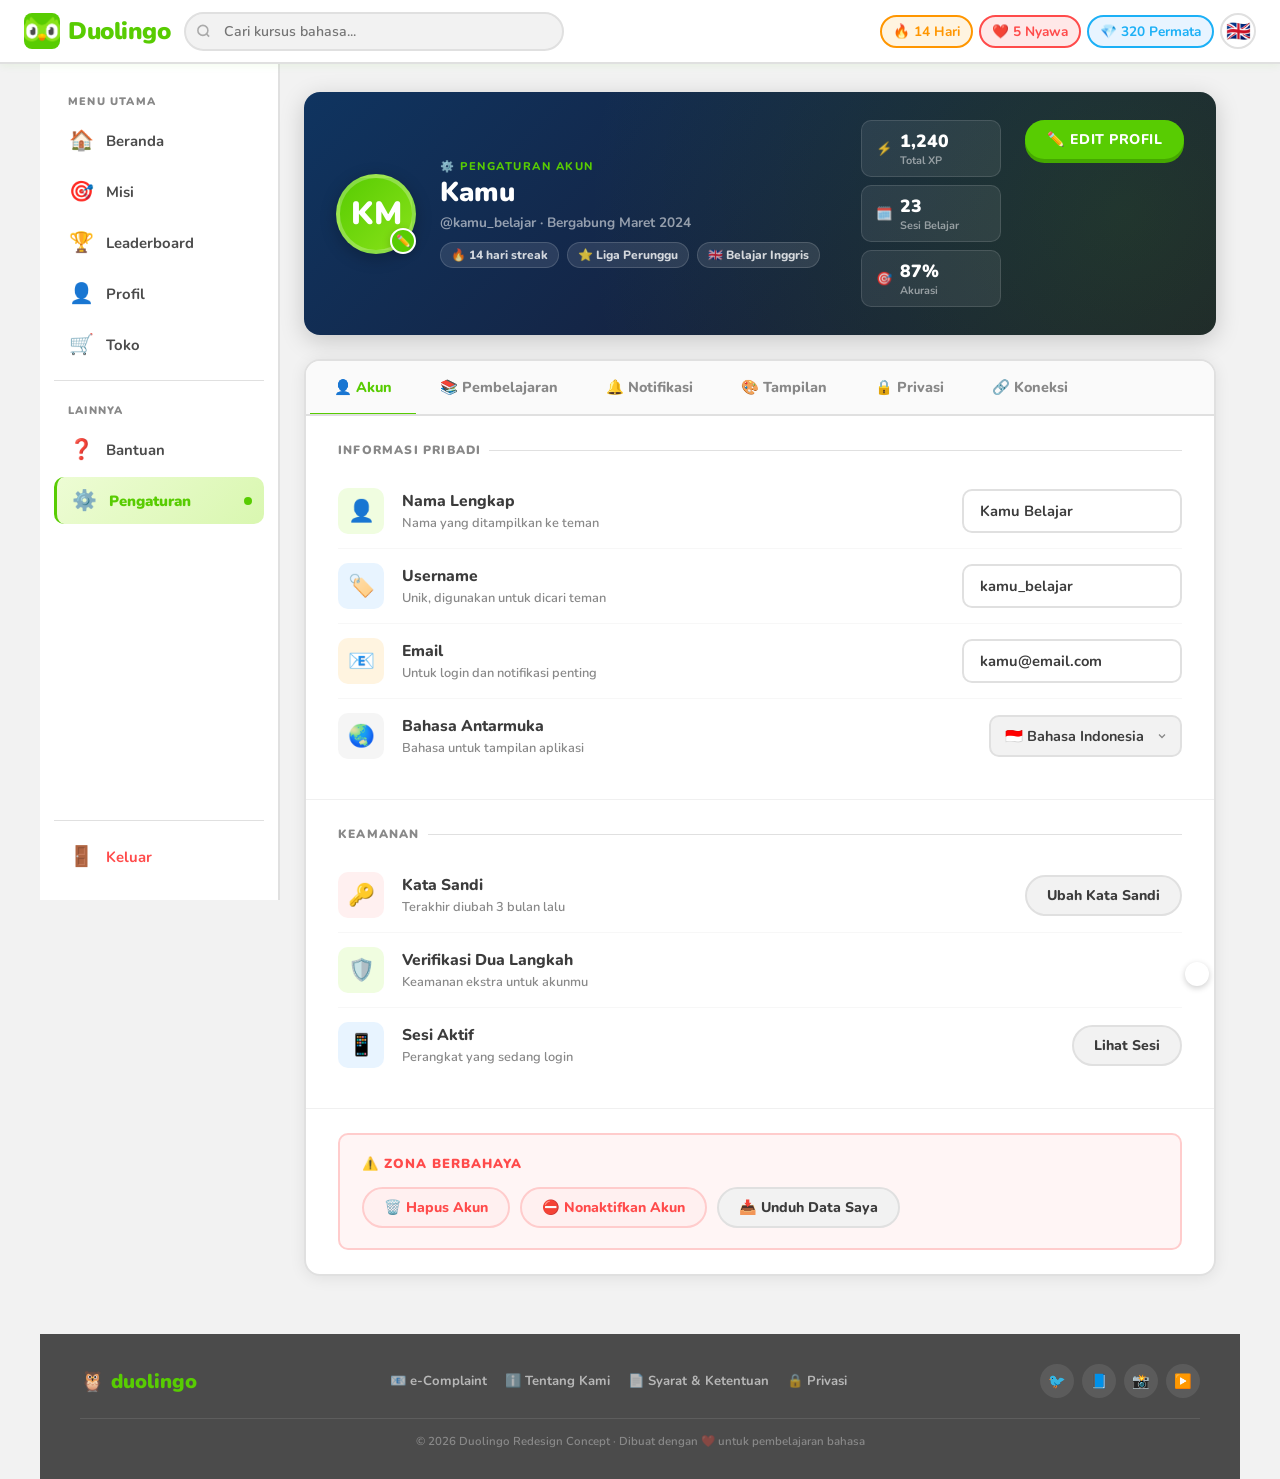
<file: setting.html>
<!DOCTYPE html>
<html lang="id">
<head>
<meta charset="UTF-8">
<meta name="viewport" content="width=device-width, initial-scale=1.0">
<title>Duolingo — Pengaturan</title>
<link href="https://fonts.googleapis.com/css2?family=Nunito:wght@400;600;700;800;900&display=swap" rel="stylesheet">
<link rel="stylesheet" href="style.css">
<style>
/* ===== SETTINGS-SPECIFIC ===== */

/* Profile card */
.profile-card {
  background:linear-gradient(135deg,#0f3460 0%,#16213e 60%,#1a1a2e 100%);
  border-radius:var(--r); padding:28px 32px;
  display:flex; align-items:center; gap:24px;
  position:relative; overflow:hidden;
  box-shadow:0 6px 24px rgba(0,0,0,.18);
  animation:fadeDown .45s ease-out;
}
.profile-card::before {
  content:''; position:absolute; inset:0;
  background:radial-gradient(circle at 90% 50%,rgba(88,204,2,.14) 0%,transparent 65%);
  pointer-events:none;
}
.pc-avatar-wrap { position:relative; flex-shrink:0; z-index:1; }
.pc-avatar {
  width:80px; height:80px; border-radius:50%;
  background:linear-gradient(135deg,var(--green),var(--green-lt));
  display:flex; align-items:center; justify-content:center;
  font-size:2rem; font-weight:900; color:#fff;
  border:4px solid rgba(255,255,255,.25);
  box-shadow:0 4px 16px rgba(0,0,0,.25);
  cursor:pointer; transition:transform .2s;
}
.pc-avatar:hover { transform:scale(1.05); }
.pc-avatar-edit {
  position:absolute; bottom:0; right:0;
  width:26px; height:26px; border-radius:50%;
  background:var(--green); border:2px solid #fff;
  display:flex; align-items:center; justify-content:center;
  font-size:.75rem; cursor:pointer;
  box-shadow:0 2px 8px rgba(0,0,0,.2); transition:transform .15s;
}
.pc-avatar-edit:hover { transform:scale(1.15); }
.pc-info { flex:1; z-index:1; }
.pc-greeting { font-size:.7rem; font-weight:800; letter-spacing:1.5px; text-transform:uppercase; color:var(--green); margin-bottom:4px; }
.pc-name { font-size:1.7rem; font-weight:900; color:#fff; line-height:1.1; margin-bottom:6px; }
.pc-username { font-size:.85rem; color:rgba(255,255,255,.55); font-weight:700; margin-bottom:10px; }
.pc-badges { display:flex; gap:8px; flex-wrap:wrap; }
.pc-badge {
  display:flex; align-items:center; gap:5px;
  padding:4px 10px; border-radius:16px;
  background:rgba(255,255,255,.1); border:1px solid rgba(255,255,255,.15);
  font-size:.75rem; font-weight:800; color:rgba(255,255,255,.8);
}
.pc-stats { display:flex; flex-direction:column; gap:8px; z-index:1; flex-shrink:0; }
.pc-stat {
  display:flex; align-items:center; gap:8px; padding:8px 14px; border-radius:var(--rs);
  background:rgba(255,255,255,.08); border:1px solid rgba(255,255,255,.12);
  font-size:.82rem; font-weight:800; color:rgba(255,255,255,.85); min-width:140px;
}
.pc-stat-val { font-size:1.1rem; font-weight:900; color:#fff; }
.pc-edit-btn {
  z-index:1; flex-shrink:0; padding:10px 22px; border-radius:24px;
  background:var(--green); color:#fff;
  font-family:'Nunito',sans-serif; font-weight:800; font-size:.88rem;
  border:none; cursor:pointer; box-shadow:0 4px 0 var(--green-dk);
  transition:transform .15s, box-shadow .15s;
  text-transform:uppercase; letter-spacing:.5px; align-self:flex-start;
}
.pc-edit-btn:hover { transform:translateY(-2px); box-shadow:0 6px 0 var(--green-dk); }
.pc-edit-btn:active { transform:translateY(1px); box-shadow:0 2px 0 var(--green-dk); }

/* Settings panel */
.settings-panel {
  background:var(--card); border:2px solid var(--border); border-radius:var(--r);
  overflow:hidden; box-shadow:var(--shadow); animation:fadeUp .45s ease-out .1s both;
}
.sp-tabs {
  display:flex; border-bottom:2px solid var(--border);
  overflow-x:auto; scrollbar-width:none; background:#fafafa; padding:0 4px;
}
.sp-tabs::-webkit-scrollbar { display:none; }
.sp-tab {
  display:flex; align-items:center; gap:7px;
  padding:16px 24px; font-size:.9rem; font-weight:800;
  color:var(--muted); cursor:pointer; white-space:nowrap;
  border-bottom:3px solid transparent;
  transition:color .2s, border-color .2s;
  flex-shrink:0; margin-bottom:-2px;
}
.sp-tab:hover { color:var(--text); }
.sp-tab.active { color:var(--green); border-bottom-color:var(--green); }
.sp-pane { display:none; }
.sp-pane.active { display:block; }

/* Setting sections & rows */
.set-section { padding:26px 32px; border-bottom:1px solid #f0f0f0; }
.set-section:last-child { border-bottom:none; }
.set-section-title {
  font-size:.75rem; font-weight:900; text-transform:uppercase;
  letter-spacing:1.2px; color:var(--muted); margin-bottom:16px;
  display:flex; align-items:center; gap:8px;
}
.set-section-title::after { content:''; flex:1; height:1px; background:var(--border); }
.set-row {
  display:flex; align-items:center; gap:18px;
  padding:14px 0; border-bottom:1px solid #f7f7f7; transition:background .15s;
}
.set-row:last-child { border-bottom:none; }
.set-row:hover { background:#fafcf8; border-radius:var(--rs); padding-left:10px; padding-right:10px; margin:0 -10px; }
.set-row-icon { width:46px; height:46px; border-radius:var(--rs); display:flex; align-items:center; justify-content:center; font-size:1.35rem; flex-shrink:0; }
.set-row-icon.green  { background:#f0fde0; }
.set-row-icon.blue   { background:#e8f4ff; }
.set-row-icon.purple { background:#f3e8ff; }
.set-row-icon.orange { background:#fff4e0; }
.set-row-icon.red    { background:#fff0f0; }
.set-row-icon.gray   { background:#f5f5f5; }
.set-row-info { flex:1; }
.set-row-label { font-size:.98rem; font-weight:800; margin-bottom:3px; }
.set-row-desc  { font-size:.8rem; color:var(--muted); font-weight:600; line-height:1.4; }
.set-row-control { flex-shrink:0; }

/* Radio group */
.radio-group { display:flex; gap:8px; flex-wrap:wrap; }
.radio-opt {
  display:flex; align-items:center; gap:6px; padding:8px 16px; border-radius:20px;
  border:2px solid var(--border); cursor:pointer;
  font-size:.88rem; font-weight:700; color:var(--muted); transition:all .2s;
}
.radio-opt input { display:none; }
.radio-opt.checked { border-color:var(--green); background:#f0fde0; color:var(--green); }

/* XP goals */
.xp-goals { display:flex; gap:10px; }
.xp-goal {
  flex:1; padding:12px 8px; border:2px solid var(--border);
  border-radius:var(--rs); text-align:center; cursor:pointer; transition:all .2s;
}
.xp-goal:hover { border-color:var(--green-lt); }
.xp-goal.active { border-color:var(--green); background:#f0fde0; }
.xp-goal-num { font-size:1.35rem; font-weight:900; color:var(--green); }
.xp-goal-lbl { font-size:.7rem; font-weight:800; color:var(--muted); text-transform:uppercase; margin-top:2px; }

/* Notification categories */
.notif-category { background:#fafafa; border-radius:var(--rs); padding:16px 18px; margin-bottom:12px; border:1px solid var(--border); }
.notif-cat-hd { display:flex; align-items:center; justify-content:space-between; margin-bottom:12px; }
.notif-cat-title { font-size:.92rem; font-weight:900; }
.notif-cat-rows { display:flex; flex-direction:column; gap:4px; }
.notif-row {
  display:flex; align-items:center; justify-content:space-between;
  padding:9px 0; border-top:1px solid #efefef; font-size:.88rem; font-weight:700;
}
.notif-row:first-child { border-top:none; }

/* Connected accounts */
.connected-row { display:flex; align-items:center; gap:16px; padding:14px 0; border-bottom:1px solid #f7f7f7; }
.connected-row:last-child { border-bottom:none; }
.conn-logo { width:46px; height:46px; border-radius:var(--rs); display:flex; align-items:center; justify-content:center; font-size:1.4rem; border:2px solid var(--border); flex-shrink:0; }
.conn-name { font-size:.96rem; font-weight:800; }
.conn-status { font-size:.78rem; color:var(--muted); font-weight:600; }
.conn-status.ok { color:var(--green); }
.conn-info { flex:1; }

/* Danger zone */
.danger-zone { margin:24px 32px; padding:20px 22px; border-radius:var(--rs); background:#fff5f5; border:2px solid #ffcccc; }
.danger-zone-title { font-size:.82rem; font-weight:900; color:var(--red); text-transform:uppercase; letter-spacing:1px; margin-bottom:14px; display:flex; align-items:center; gap:6px; }
.danger-actions { display:flex; gap:10px; flex-wrap:wrap; }

/* Floating save bar */
.save-bar {
  display:none; position:fixed; bottom:20px; left:50%; transform:translateX(-50%);
  background:var(--eel); color:#fff;
  padding:14px 28px; border-radius:30px;
  align-items:center; gap:14px;
  box-shadow:0 8px 24px rgba(0,0,0,.25); z-index:300;
  animation:popUp .3s ease-out; font-size:.88rem; font-weight:800;
}

/* Responsive */
@media (max-width: 1024px) {
  .pc-stats { display:none; }
  .profile-card { gap:16px; padding:22px 24px; }
  .pc-name { font-size:1.3rem; }
  .content { padding:20px 18px; }
  .set-section { padding:20px 22px; }
  .sp-tab { padding:14px 16px; font-size:.82rem; }
}
@media (max-width: 768px) {
  .profile-card { flex-wrap:wrap; padding:18px; gap:12px; }
  .pc-name { font-size:1.2rem; }
  .pc-stats { display:none; }
  .pc-edit-btn { width:100%; text-align:center; justify-content:center; }
  .sp-tab { padding:12px 14px; font-size:.78rem; }
  .set-section { padding:18px; }
  .set-row { flex-wrap:wrap; gap:12px; }
  .set-input { width:100%; }
  .xp-goals { flex-wrap:wrap; }
  .save-bar { width:calc(100% - 32px); bottom:76px; border-radius:16px; }
}
</style>
</head>
<body>

<header>
  <button class="hamburger" id="hamBtn" aria-label="Buka menu">
    <span></span><span></span><span></span>
  </button>
  <div class="logo">
    <img class="logo-icon" src="image/logo.png" alt="Duolingo Logo">
    <span>Duolingo</span>
  </div>
  <div class="search-wrap">
    <svg width="15" height="15" viewBox="0 0 24 24" fill="none" stroke="#aaa" stroke-width="2.5">
      <circle cx="11" cy="11" r="8"/><path d="m21 21-4.35-4.35"/>
    </svg>
    <input type="text" placeholder="Cari kursus bahasa...">
  </div>
  <div class="hstats">
    <div class="chip chip-fire">🔥 <span>14</span> <span class="chip-lbl">Hari</span></div>
    <div class="chip chip-heart">❤️ <span>5</span> <span class="chip-lbl">Nyawa</span></div>
    <div class="chip chip-gem">💎 <span>320</span> <span class="chip-lbl">Permata</span></div>
    <div class="flag-btn" title="Bahasa: Inggris">🇬🇧</div>
  </div>
</header>

<div class="sidebar-overlay" id="overlay"></div>

<div class="page">

  <nav class="sidenav" id="sidenav">
    <div class="nav-label">Menu Utama</div>
    <a href="dashboard.html" class="nav-item"><span class="nav-ico">🏠</span><span>Beranda</span></a>
    <a href="#" class="nav-item"><span class="nav-ico">🎯</span><span>Misi</span></a>
    <a href="leaderboard.html" class="nav-item"><span class="nav-ico">🏆</span><span>Leaderboard</span></a>
    <a href="#" class="nav-item"><span class="nav-ico">👤</span><span>Profil</span></a>
    <a href="#" class="nav-item"><span class="nav-ico">🛒</span><span>Toko</span></a>
    <div class="nav-divider"></div>
    <div class="nav-label">Lainnya</div>
    <a href="#" class="nav-item"><span class="nav-ico">❓</span><span>Bantuan</span></a>
    <a href="#" class="nav-item active"><span class="nav-ico">⚙️</span><span>Pengaturan</span><span class="nav-dot"></span></a>
    <div class="nav-spacer"></div>
    <div class="nav-divider"></div>
    <a href="#" class="nav-item danger"><span class="nav-ico">🚪</span><span>Keluar</span></a>
  </nav>

  <main class="content">

    <!-- Profile card -->
    <div class="profile-card">
      <div class="pc-avatar-wrap">
        <div class="pc-avatar">KM</div>
        <div class="pc-avatar-edit" title="Ganti foto">✏️</div>
      </div>
      <div class="pc-info">
        <div class="pc-greeting">⚙️ Pengaturan Akun</div>
        <div class="pc-name">Kamu</div>
        <div class="pc-username">@kamu_belajar · Bergabung Maret 2024</div>
        <div class="pc-badges">
          <div class="pc-badge">🔥 14 hari streak</div>
          <div class="pc-badge">⭐ Liga Perunggu</div>
          <div class="pc-badge">🇬🇧 Belajar Inggris</div>
        </div>
      </div>
      <div class="pc-stats">
        <div class="pc-stat"><span>⚡</span><div><div class="pc-stat-val">1,240</div><div style="font-size:.68rem;color:rgba(255,255,255,.5);font-weight:700;">Total XP</div></div></div>
        <div class="pc-stat"><span>🗓️</span><div><div class="pc-stat-val">23</div><div style="font-size:.68rem;color:rgba(255,255,255,.5);font-weight:700;">Sesi Belajar</div></div></div>
        <div class="pc-stat"><span>🎯</span><div><div class="pc-stat-val">87%</div><div style="font-size:.68rem;color:rgba(255,255,255,.5);font-weight:700;">Akurasi</div></div></div>
      </div>
      <button class="pc-edit-btn" onclick="showSave()">✏️ Edit Profil</button>
    </div>

    <!-- Settings panel -->
    <div class="settings-panel">
      <div class="sp-tabs">
        <div class="sp-tab active" onclick="switchTab(this,'akun')">👤 Akun</div>
        <div class="sp-tab" onclick="switchTab(this,'belajar')">📚 Pembelajaran</div>
        <div class="sp-tab" onclick="switchTab(this,'notif')">🔔 Notifikasi</div>
        <div class="sp-tab" onclick="switchTab(this,'tampilan')">🎨 Tampilan</div>
        <div class="sp-tab" onclick="switchTab(this,'privasi')">🔒 Privasi</div>
        <div class="sp-tab" onclick="switchTab(this,'koneksi')">🔗 Koneksi</div>
      </div>

      <!-- TAB: AKUN -->
      <div class="sp-pane active" id="pane-akun">
        <div class="set-section">
          <div class="set-section-title">Informasi Pribadi</div>
          <div class="set-row">
            <div class="set-row-icon green">👤</div>
            <div class="set-row-info"><div class="set-row-label">Nama Lengkap</div><div class="set-row-desc">Nama yang ditampilkan ke teman</div></div>
            <div class="set-row-control"><input class="set-input" type="text" value="Kamu Belajar" oninput="showSave()"></div>
          </div>
          <div class="set-row">
            <div class="set-row-icon blue">🏷️</div>
            <div class="set-row-info"><div class="set-row-label">Username</div><div class="set-row-desc">Unik, digunakan untuk dicari teman</div></div>
            <div class="set-row-control"><input class="set-input" type="text" value="kamu_belajar" oninput="showSave()"></div>
          </div>
          <div class="set-row">
            <div class="set-row-icon orange">📧</div>
            <div class="set-row-info"><div class="set-row-label">Email</div><div class="set-row-desc">Untuk login dan notifikasi penting</div></div>
            <div class="set-row-control"><input class="set-input" type="email" value="kamu@email.com" oninput="showSave()"></div>
          </div>
          <div class="set-row">
            <div class="set-row-icon gray">🌏</div>
            <div class="set-row-info"><div class="set-row-label">Bahasa Antarmuka</div><div class="set-row-desc">Bahasa untuk tampilan aplikasi</div></div>
            <div class="set-row-control">
              <select class="set-select" onchange="showSave()">
                <option selected>🇮🇩 Bahasa Indonesia</option>
                <option>🇬🇧 English</option>
                <option>🇯🇵 日本語</option>
                <option>🇰🇷 한국어</option>
              </select>
            </div>
          </div>
        </div>
        <div class="set-section">
          <div class="set-section-title">Keamanan</div>
          <div class="set-row">
            <div class="set-row-icon red">🔑</div>
            <div class="set-row-info"><div class="set-row-label">Kata Sandi</div><div class="set-row-desc">Terakhir diubah 3 bulan lalu</div></div>
            <div class="set-row-control"><button class="set-btn secondary" onclick="showSave()">Ubah Kata Sandi</button></div>
          </div>
          <div class="set-row">
            <div class="set-row-icon green">🛡️</div>
            <div class="set-row-info"><div class="set-row-label">Verifikasi Dua Langkah</div><div class="set-row-desc">Keamanan ekstra untuk akunmu</div></div>
            <div class="set-row-control"><label class="toggle"><input type="checkbox" onchange="showSave()"><div class="toggle-track"></div><div class="toggle-thumb"></div></label></div>
          </div>
          <div class="set-row">
            <div class="set-row-icon blue">📱</div>
            <div class="set-row-info"><div class="set-row-label">Sesi Aktif</div><div class="set-row-desc">Perangkat yang sedang login</div></div>
            <div class="set-row-control"><button class="set-btn secondary">Lihat Sesi</button></div>
          </div>
        </div>
        <div class="danger-zone">
          <div class="danger-zone-title">⚠️ Zona Berbahaya</div>
          <div class="danger-actions">
            <button class="set-btn danger">🗑️ Hapus Akun</button>
            <button class="set-btn danger">⛔ Nonaktifkan Akun</button>
            <button class="set-btn secondary">📥 Unduh Data Saya</button>
          </div>
        </div>
      </div>

      <!-- TAB: PEMBELAJARAN -->
      <div class="sp-pane" id="pane-belajar">
        <div class="set-section">
          <div class="set-section-title">Target Harian</div>
          <div class="set-row">
            <div class="set-row-icon green">⚡</div>
            <div class="set-row-info"><div class="set-row-label">Target XP Harian</div><div class="set-row-desc">Pilih seberapa intensif kamu belajar</div></div>
            <div class="set-row-control">
              <div class="xp-goals">
                <div class="xp-goal" onclick="pickGoal(this)"><div class="xp-goal-num">10</div><div class="xp-goal-lbl">Santai</div></div>
                <div class="xp-goal active" onclick="pickGoal(this)"><div class="xp-goal-num">20</div><div class="xp-goal-lbl">Reguler</div></div>
                <div class="xp-goal" onclick="pickGoal(this)"><div class="xp-goal-num">30</div><div class="xp-goal-lbl">Serius</div></div>
                <div class="xp-goal" onclick="pickGoal(this)"><div class="xp-goal-num">50</div><div class="xp-goal-lbl">Intensif</div></div>
              </div>
            </div>
          </div>
        </div>
        <div class="set-section">
          <div class="set-section-title">Bahasa yang Dipelajari</div>
          <div class="set-row">
            <div class="set-row-icon blue">🇬🇧</div>
            <div class="set-row-info"><div class="set-row-label">Bahasa Inggris</div><div class="set-row-desc">Tingkat Menengah · 1,240 XP</div></div>
            <div class="set-row-control"><button class="set-btn primary" style="font-size:.75rem;padding:6px 14px;">Aktif ✓</button></div>
          </div>
          <div class="set-row">
            <div class="set-row-icon" style="background:#fff8e0">🇯🇵</div>
            <div class="set-row-info"><div class="set-row-label">Bahasa Jepang</div><div class="set-row-desc">Pemula · 120 XP</div></div>
            <div class="set-row-control" style="display:flex;gap:6px;">
              <button class="set-btn secondary" style="font-size:.75rem;padding:6px 14px;">Pindah</button>
              <button class="set-btn danger" style="font-size:.75rem;padding:6px 12px;">✕</button>
            </div>
          </div>
          <div class="set-row">
            <div class="set-row-icon gray">➕</div>
            <div class="set-row-info"><div class="set-row-label">Tambah Bahasa Baru</div><div class="set-row-desc">Jelajahi 40+ bahasa tersedia</div></div>
            <div class="set-row-control"><button class="set-btn primary">+ Tambah</button></div>
          </div>
        </div>
        <div class="set-section">
          <div class="set-section-title">Preferensi Latihan</div>
          <div class="set-row">
            <div class="set-row-icon purple">🎤</div>
            <div class="set-row-info"><div class="set-row-label">Latihan Berbicara</div><div class="set-row-desc">Aktifkan latihan ucapan via mikrofon</div></div>
            <div class="set-row-control"><label class="toggle"><input type="checkbox" checked onchange="showSave()"><div class="toggle-track"></div><div class="toggle-thumb"></div></label></div>
          </div>
          <div class="set-row">
            <div class="set-row-icon blue">👂</div>
            <div class="set-row-info"><div class="set-row-label">Latihan Mendengar</div><div class="set-row-desc">Soal berdasarkan audio bahasa target</div></div>
            <div class="set-row-control"><label class="toggle"><input type="checkbox" checked onchange="showSave()"><div class="toggle-track"></div><div class="toggle-thumb"></div></label></div>
          </div>
          <div class="set-row">
            <div class="set-row-icon orange">🔀</div>
            <div class="set-row-info"><div class="set-row-label">Mode Acak Soal</div><div class="set-row-desc">Acak urutan latihan setiap sesi</div></div>
            <div class="set-row-control"><label class="toggle"><input type="checkbox" onchange="showSave()"><div class="toggle-track"></div><div class="toggle-thumb"></div></label></div>
          </div>
          <div class="set-row">
            <div class="set-row-icon green">🤖</div>
            <div class="set-row-info"><div class="set-row-label">Adaptasi AI</div><div class="set-row-desc">Sesuaikan kesulitan otomatis berdasar performa</div></div>
            <div class="set-row-control"><label class="toggle"><input type="checkbox" checked onchange="showSave()"><div class="toggle-track"></div><div class="toggle-thumb"></div></label></div>
          </div>
          <div class="set-row">
            <div class="set-row-icon gray">⏱️</div>
            <div class="set-row-info"><div class="set-row-label">Durasi Sesi Default</div><div class="set-row-desc">Batas waktu per sesi belajar</div></div>
            <div class="set-row-control">
              <select class="set-select" onchange="showSave()">
                <option>5 menit</option><option selected>10 menit</option><option>15 menit</option><option>20 menit</option><option>Tanpa batas</option>
              </select>
            </div>
          </div>
        </div>
      </div>

      <!-- TAB: NOTIFIKASI -->
      <div class="sp-pane" id="pane-notif">
        <div class="set-section">
          <div class="set-section-title">Jadwal Pengingat</div>
          <div class="set-row">
            <div class="set-row-icon orange">⏰</div>
            <div class="set-row-info"><div class="set-row-label">Pengingat Belajar Harian</div><div class="set-row-desc">Notifikasi push di waktu yang kamu pilih</div></div>
            <div class="set-row-control" style="display:flex;align-items:center;gap:10px;">
              <input type="time" value="19:00" class="set-input" style="width:auto" onchange="showSave()">
              <label class="toggle"><input type="checkbox" checked onchange="showSave()"><div class="toggle-track"></div><div class="toggle-thumb"></div></label>
            </div>
          </div>
        </div>
        <div class="set-section">
          <div class="set-section-title">Kategori Notifikasi</div>
          <div class="notif-category">
            <div class="notif-cat-hd"><span class="notif-cat-title">📚 Pembelajaran</span><label class="toggle"><input type="checkbox" checked onchange="showSave()"><div class="toggle-track"></div><div class="toggle-thumb"></div></label></div>
            <div class="notif-cat-rows">
              <div class="notif-row"><span>Pengingat streak harian</span><label class="toggle"><input type="checkbox" checked onchange="showSave()"><div class="toggle-track"></div><div class="toggle-thumb"></div></label></div>
              <div class="notif-row"><span>Misi baru tersedia</span><label class="toggle"><input type="checkbox" checked onchange="showSave()"><div class="toggle-track"></div><div class="toggle-thumb"></div></label></div>
              <div class="notif-row"><span>Unit baru terbuka</span><label class="toggle"><input type="checkbox" onchange="showSave()"><div class="toggle-track"></div><div class="toggle-thumb"></div></label></div>
            </div>
          </div>
          <div class="notif-category">
            <div class="notif-cat-hd"><span class="notif-cat-title">🏆 Kompetisi</span><label class="toggle"><input type="checkbox" checked onchange="showSave()"><div class="toggle-track"></div><div class="toggle-thumb"></div></label></div>
            <div class="notif-cat-rows">
              <div class="notif-row"><span>Teman mengalahkan XP-mu</span><label class="toggle"><input type="checkbox" checked onchange="showSave()"><div class="toggle-track"></div><div class="toggle-thumb"></div></label></div>
              <div class="notif-row"><span>Akhir musim liga mendekat</span><label class="toggle"><input type="checkbox" checked onchange="showSave()"><div class="toggle-track"></div><div class="toggle-thumb"></div></label></div>
              <div class="notif-row"><span>Hasil promosi/degradasi liga</span><label class="toggle"><input type="checkbox" checked onchange="showSave()"><div class="toggle-track"></div><div class="toggle-thumb"></div></label></div>
            </div>
          </div>
          <div class="notif-category">
            <div class="notif-cat-hd"><span class="notif-cat-title">📣 Update & Promo</span><label class="toggle"><input type="checkbox" onchange="showSave()"><div class="toggle-track"></div><div class="toggle-thumb"></div></label></div>
            <div class="notif-cat-rows">
              <div class="notif-row"><span>Fitur baru Duolingo</span><label class="toggle"><input type="checkbox" onchange="showSave()"><div class="toggle-track"></div><div class="toggle-thumb"></div></label></div>
              <div class="notif-row"><span>Promo & diskon Toko</span><label class="toggle"><input type="checkbox" onchange="showSave()"><div class="toggle-track"></div><div class="toggle-thumb"></div></label></div>
            </div>
          </div>
        </div>
        <div class="set-section">
          <div class="set-section-title">Saluran Notifikasi</div>
          <div class="set-row">
            <div class="set-row-icon blue">📱</div>
            <div class="set-row-info"><div class="set-row-label">Push Notification</div><div class="set-row-desc">Notifikasi langsung di perangkat</div></div>
            <div class="set-row-control"><label class="toggle"><input type="checkbox" checked onchange="showSave()"><div class="toggle-track"></div><div class="toggle-thumb"></div></label></div>
          </div>
          <div class="set-row">
            <div class="set-row-icon orange">📧</div>
            <div class="set-row-info"><div class="set-row-label">Email Mingguan</div><div class="set-row-desc">Ringkasan progres setiap minggu</div></div>
            <div class="set-row-control"><label class="toggle"><input type="checkbox" checked onchange="showSave()"><div class="toggle-track"></div><div class="toggle-thumb"></div></label></div>
          </div>
        </div>
      </div>

      <!-- TAB: TAMPILAN -->
      <div class="sp-pane" id="pane-tampilan">
        <div class="set-section">
          <div class="set-section-title">Tema</div>
          <div class="set-row">
            <div class="set-row-icon gray">🌗</div>
            <div class="set-row-info"><div class="set-row-label">Mode Tampilan</div><div class="set-row-desc">Terang, gelap, atau ikuti sistem</div></div>
            <div class="set-row-control">
              <div class="radio-group" id="themeGroup">
                <label class="radio-opt checked" onclick="pickRadio('themeGroup',this)"><input type="radio" name="theme"> ☀️ Terang</label>
                <label class="radio-opt" onclick="pickRadio('themeGroup',this)"><input type="radio" name="theme"> 🌙 Gelap</label>
                <label class="radio-opt" onclick="pickRadio('themeGroup',this)"><input type="radio" name="theme"> 🔄 Otomatis</label>
              </div>
            </div>
          </div>
          <div class="set-row">
            <div class="set-row-icon green">🎨</div>
            <div class="set-row-info"><div class="set-row-label">Warna Aksen</div><div class="set-row-desc">Warna utama antarmuka</div></div>
            <div class="set-row-control">
              <div style="display:flex;gap:8px;">
                <div onclick="pickColor(this)" style="width:28px;height:28px;border-radius:50%;background:#58cc02;border:3px solid #45a800;cursor:pointer;"></div>
                <div onclick="pickColor(this)" style="width:28px;height:28px;border-radius:50%;background:#1CB0F6;border:3px solid transparent;cursor:pointer;"></div>
                <div onclick="pickColor(this)" style="width:28px;height:28px;border-radius:50%;background:#CE82FF;border:3px solid transparent;cursor:pointer;"></div>
                <div onclick="pickColor(this)" style="width:28px;height:28px;border-radius:50%;background:#FF9600;border:3px solid transparent;cursor:pointer;"></div>
                <div onclick="pickColor(this)" style="width:28px;height:28px;border-radius:50%;background:#FF4B4B;border:3px solid transparent;cursor:pointer;"></div>
              </div>
            </div>
          </div>
        </div>
        <div class="set-section">
          <div class="set-section-title">Ukuran & Animasi</div>
          <div class="set-row">
            <div class="set-row-icon blue">🔠</div>
            <div class="set-row-info"><div class="set-row-label">Ukuran Teks</div><div class="set-row-desc">Sesuaikan keterbacaan</div></div>
            <div class="set-row-control"><select class="set-select" onchange="showSave()"><option>Kecil</option><option selected>Normal</option><option>Besar</option><option>Sangat Besar</option></select></div>
          </div>
          <div class="set-row">
            <div class="set-row-icon purple">✨</div>
            <div class="set-row-info"><div class="set-row-label">Animasi & Efek</div><div class="set-row-desc">Nonaktifkan untuk hemat baterai</div></div>
            <div class="set-row-control"><label class="toggle"><input type="checkbox" checked onchange="showSave()"><div class="toggle-track"></div><div class="toggle-thumb"></div></label></div>
          </div>
          <div class="set-row">
            <div class="set-row-icon orange">🔊</div>
            <div class="set-row-info"><div class="set-row-label">Efek Suara</div><div class="set-row-desc">Suara saat menjawab benar/salah</div></div>
            <div class="set-row-control"><label class="toggle"><input type="checkbox" checked onchange="showSave()"><div class="toggle-track"></div><div class="toggle-thumb"></div></label></div>
          </div>
          <div class="set-row">
            <div class="set-row-icon gray">📳</div>
            <div class="set-row-info"><div class="set-row-label">Getaran (Haptic)</div><div class="set-row-desc">Umpan balik getar di perangkat mobile</div></div>
            <div class="set-row-control"><label class="toggle"><input type="checkbox" checked onchange="showSave()"><div class="toggle-track"></div><div class="toggle-thumb"></div></label></div>
          </div>
        </div>
      </div>

      <!-- TAB: PRIVASI -->
      <div class="sp-pane" id="pane-privasi">
        <div class="set-section">
          <div class="set-section-title">Visibilitas Profil</div>
          <div class="set-row">
            <div class="set-row-icon green">👁️</div>
            <div class="set-row-info"><div class="set-row-label">Profil Publik</div><div class="set-row-desc">Izinkan siapa pun melihat profilmu</div></div>
            <div class="set-row-control"><label class="toggle"><input type="checkbox" checked onchange="showSave()"><div class="toggle-track"></div><div class="toggle-thumb"></div></label></div>
          </div>
          <div class="set-row">
            <div class="set-row-icon blue">🏆</div>
            <div class="set-row-info"><div class="set-row-label">Tampil di Leaderboard</div><div class="set-row-desc">Muncul di papan peringkat publik</div></div>
            <div class="set-row-control"><label class="toggle"><input type="checkbox" checked onchange="showSave()"><div class="toggle-track"></div><div class="toggle-thumb"></div></label></div>
          </div>
          <div class="set-row">
            <div class="set-row-icon purple">📊</div>
            <div class="set-row-info"><div class="set-row-label">Bagikan Statistik</div><div class="set-row-desc">Teman dapat melihat XP dan streak-mu</div></div>
            <div class="set-row-control"><label class="toggle"><input type="checkbox" onchange="showSave()"><div class="toggle-track"></div><div class="toggle-thumb"></div></label></div>
          </div>
          <div class="set-row">
            <div class="set-row-icon orange">👥</div>
            <div class="set-row-info"><div class="set-row-label">Siapa yang Bisa Mengikuti</div><div class="set-row-desc">Kontrol permintaan pertemanan</div></div>
            <div class="set-row-control">
              <select class="set-select" onchange="showSave()">
                <option>Semua orang</option><option selected>Hanya teman teman</option><option>Tidak ada</option>
              </select>
            </div>
          </div>
        </div>
        <div class="set-section">
          <div class="set-section-title">Data & Analitik</div>
          <div class="set-row">
            <div class="set-row-icon gray">📈</div>
            <div class="set-row-info"><div class="set-row-label">Analitik Penggunaan</div><div class="set-row-desc">Bantu kami meningkatkan kualitas app</div></div>
            <div class="set-row-control"><label class="toggle"><input type="checkbox" checked onchange="showSave()"><div class="toggle-track"></div><div class="toggle-thumb"></div></label></div>
          </div>
          <div class="set-row">
            <div class="set-row-icon red">🍪</div>
            <div class="set-row-info"><div class="set-row-label">Cookie Analitik</div><div class="set-row-desc">Data anonim untuk peningkatan layanan</div></div>
            <div class="set-row-control"><label class="toggle"><input type="checkbox" onchange="showSave()"><div class="toggle-track"></div><div class="toggle-thumb"></div></label></div>
          </div>
        </div>
      </div>

      <!-- TAB: KONEKSI -->
      <div class="sp-pane" id="pane-koneksi">
        <div class="set-section">
          <div class="set-section-title">Akun Terhubung</div>
          <div class="connected-row">
            <div class="conn-logo">🔵</div>
            <div class="conn-info"><div class="conn-name">Facebook</div><div class="conn-status ok">✓ Terhubung sebagai Kamu Belajar</div></div>
            <button class="set-btn secondary">Putuskan</button>
          </div>
          <div class="connected-row">
            <div class="conn-logo">🔴</div>
            <div class="conn-info"><div class="conn-name">Google</div><div class="conn-status ok">✓ kamu@gmail.com</div></div>
            <button class="set-btn secondary">Putuskan</button>
          </div>
          <div class="connected-row">
            <div class="conn-logo">⬛</div>
            <div class="conn-info"><div class="conn-name">Apple ID</div><div class="conn-status">Belum terhubung</div></div>
            <button class="set-btn primary">Hubungkan</button>
          </div>
          <div class="connected-row">
            <div class="conn-logo">🐦</div>
            <div class="conn-info"><div class="conn-name">Twitter / X</div><div class="conn-status">Belum terhubung</div></div>
            <button class="set-btn primary">Hubungkan</button>
          </div>
        </div>
        <div class="set-section">
          <div class="set-section-title">Langganan</div>
          <div class="set-row">
            <div class="set-row-icon" style="background:linear-gradient(135deg,#fff4e0,#fff0d0)">👑</div>
            <div class="set-row-info"><div class="set-row-label">Duolingo Super</div><div class="set-row-desc">Belajar tanpa iklan, nyawa tak terbatas & lebih banyak</div></div>
            <div class="set-row-control">
              <button class="set-btn primary" style="background:linear-gradient(135deg,var(--bee),var(--fox));box-shadow:0 3px 0 #cc7000;color:#fff;border:none;">✨ Upgrade</button>
            </div>
          </div>
          <div class="set-row">
            <div class="set-row-icon green">🎁</div>
            <div class="set-row-info"><div class="set-row-label">Kode Hadiah / Promo</div><div class="set-row-desc">Masukkan kode untuk bonus</div></div>
            <div class="set-row-control" style="display:flex;gap:8px;">
              <input class="set-input" type="text" placeholder="Masukkan kode..." style="width:160px;">
              <button class="set-btn primary">Klaim</button>
            </div>
          </div>
        </div>
      </div>

    </div><!-- /settings-panel -->
  </main>

  <footer>
    <div class="ft-logo">🦉 duolingo</div>
    <div class="ft-links">
      <span class="ft-link">📧 e-Complaint</span>
      <span class="ft-link">ℹ️ Tentang Kami</span>
      <span class="ft-link">📄 Syarat & Ketentuan</span>
      <span class="ft-link">🔒 Privasi</span>
    </div>
    <div class="ft-socials">
      <div class="ft-soc">🐦</div><div class="ft-soc">📘</div><div class="ft-soc">📸</div><div class="ft-soc">▶️</div>
    </div>
    <div class="ft-copy">© 2026 Duolingo Redesign Concept · Dibuat dengan ❤️ untuk pembelajaran bahasa</div>
  </footer>

</div>

<nav class="mobile-nav">
  <div class="mobile-nav-item"><span class="mn-icon">🏠</span><span>Beranda</span></div>
  <div class="mobile-nav-item"><span class="mn-icon">🎯</span><span>Misi</span></div>
  <div class="mobile-nav-item"><span class="mn-icon">🏆</span><span>Liga</span></div>
  <div class="mobile-nav-item"><span class="mn-icon">👤</span><span>Profil</span></div>
  <div class="mobile-nav-item active"><span class="mn-icon">⚙️</span><span>Setelan</span></div>
</nav>

<!-- Floating save bar -->
<div class="save-bar" id="saveBar">
  <span>Ada perubahan yang belum disimpan</span>
  <button class="set-btn primary" onclick="saveChanges()">💾 Simpan</button>
  <button class="set-btn secondary" style="background:transparent;border-color:rgba(255,255,255,.3);color:#fff;" onclick="hideSave()">Batal</button>
</div>

<script src="script.js"></script>
<script>
  function switchTab(el, paneId) {
    document.querySelectorAll('.sp-tab').forEach(t => t.classList.remove('active'));
    document.querySelectorAll('.sp-pane').forEach(p => p.classList.remove('active'));
    el.classList.add('active');
    document.getElementById('pane-' + paneId).classList.add('active');
  }

  function pickGoal(el) {
    document.querySelectorAll('.xp-goal').forEach(g => g.classList.remove('active'));
    el.classList.add('active');
    showSave();
  }

  function pickRadio(groupId, el) {
    document.querySelectorAll('#' + groupId + ' .radio-opt').forEach(o => o.classList.remove('checked'));
    el.classList.add('checked');
    showSave();
  }

  function pickColor(el) {
    document.querySelectorAll('.set-row [onclick="pickColor(this)"]').forEach(c => c.style.border = '3px solid transparent');
    el.style.border = '3px solid ' + el.style.background;
    showSave();
  }

  function showSave() {
    const bar = document.getElementById('saveBar');
    bar.style.display = 'flex';
  }
  function hideSave() {
    document.getElementById('saveBar').style.display = 'none';
  }
  function saveChanges() {
    const bar = document.getElementById('saveBar');
    const orig = bar.innerHTML;
    bar.innerHTML = '<span>✅ Perubahan berhasil disimpan!</span>';
    bar.style.background = 'var(--green-dk)';
    setTimeout(() => {
      bar.style.display = 'none';
      bar.style.background = 'var(--eel)';
      bar.innerHTML = orig;
    }, 2200);
  }

  document.getElementById('saveBar').style.display = 'none';
</script>
</body>
</html>
</file>
<file: style.css>
/* ===== CSS VARIABLES ===== */
:root {
  --green:    #58cc02;
  --green-dk: #45a800;
  --green-lt: #89E219;
  --eel:      #4B4B4B;
  --snow:     #FFFFFF;
  --blue:     #1CB0F6;
  --blue-dk:  #0e8fc9;
  --red:      #FF4B4B;
  --bee:      #FFC800;
  --fox:      #FF9600;
  --beetle:   #CE82FF;
  --navy:     #2B70C9;
  --bg:       #f2f2f2;
  --card:     #ffffff;
  --border:   #e0e0e0;
  --text:     #3c3c3c;
  --muted:    #888;
  --sidebar:  240px;
  --hh:       64px;
  --r:        16px;
  --rs:       10px;
  --shadow:   0 2px 16px rgba(0,0,0,0.08);
}

/* ===== RESET ===== */
*, *::before, *::after { box-sizing: border-box; margin: 0; padding: 0; }
html { scroll-behavior: smooth; }
body {
  font-family: 'Nunito', sans-serif;
  background: var(--bg);
  color: var(--text);
  min-height: 100vh;
}
a { text-decoration: none; color: inherit; }

/* ===== HEADER ===== */
header {
  position: fixed;
  inset: 0 0 auto 0;
  height: var(--hh);
  background: var(--snow);
  border-bottom: 2px solid var(--border);
  display: flex;
  align-items: center;
  padding: 0 24px;
  gap: 14px;
  z-index: 200;
  box-shadow: 0 2px 8px rgba(88,204,2,.07);
}

.logo {
  display: flex;
  align-items: center;
  gap: 8px;
  font-size: 1.5rem;
  font-weight: 900;
  color: var(--green);
  letter-spacing: -0.5px;
  flex-shrink: 0;
}
.logo-icon {
  width: 36px; height: 36px;
  border-radius: 8px; object-fit: cover;
}

.search-wrap { flex: 1; max-width: 380px; position: relative; }
.search-wrap svg { position: absolute; left: 12px; top: 50%; transform: translateY(-50%); pointer-events: none; }
.search-wrap input {
  width: 100%;
  padding: 8px 16px 8px 38px;
  border: 2px solid var(--border); border-radius: 24px;
  font-family: 'Nunito', sans-serif; font-size: .88rem; font-weight: 600;
  background: var(--bg); outline: none; transition: border-color .2s;
}
.search-wrap input:focus { border-color: var(--green); }

.hstats { display: flex; align-items: center; gap: 6px; margin-left: auto; }
.chip {
  display: flex; align-items: center; gap: 4px;
  padding: 5px 11px; border-radius: 20px;
  font-weight: 700; font-size: .85rem;
  border: 2px solid transparent; cursor: pointer;
  transition: transform .15s, box-shadow .15s;
}
.chip:hover { transform: translateY(-1px); box-shadow: 0 4px 10px rgba(0,0,0,.1); }
.chip-fire  { background:#fff4e0; border-color:var(--fox);  color:var(--fox); }
.chip-heart { background:#ffe8e8; border-color:var(--red);  color:var(--red); }
.chip-gem   { background:#e8f4ff; border-color:var(--blue); color:var(--blue); }

.flag-btn {
  width: 36px; height: 36px; border-radius: 50%;
  border: 2px solid var(--border); cursor: pointer;
  display: flex; align-items: center; justify-content: center;
  font-size: 1.25rem; background: var(--snow);
  transition: transform .15s;
}
.flag-btn:hover { transform: scale(1.1); }

.hamburger {
  display: none; flex-direction: column; gap: 5px;
  cursor: pointer; padding: 4px; background: none; border: none;
}
.hamburger span {
  display: block; width: 22px; height: 2px;
  background: var(--eel); border-radius: 2px; transition: .3s;
}

/* ===== PAGE WRAPPER ===== */
.page {
  display: grid;
  grid-template-columns: var(--sidebar) 1fr;
  grid-template-rows: 1fr auto;
  grid-template-areas: "sidenav content" "footer footer";
  margin-top: var(--hh);
  min-height: calc(100vh - var(--hh));
  max-width: 1200px;
  margin-left: auto; margin-right: auto;
}

/* ===== LEFT SIDEBAR ===== */
.sidenav {
  grid-area: sidenav;
  position: sticky; top: var(--hh);
  height: calc(100vh - var(--hh));
  overflow-y: auto;
  background: var(--snow);
  border-right: 2px solid var(--border);
  padding: 20px 14px;
  display: flex; flex-direction: column; gap: 4px;
}
.sidenav::-webkit-scrollbar { width: 0; }

.nav-label {
  font-size: .68rem; font-weight: 900; color: var(--muted);
  text-transform: uppercase; letter-spacing: 1.2px;
  padding: 10px 14px 4px;
}
.nav-item {
  display: flex; align-items: center; gap: 12px;
  padding: 10px 14px; border-radius: var(--rs);
  font-weight: 700; font-size: .93rem; color: var(--eel);
  cursor: pointer; position: relative;
  transition: background .15s, color .15s, transform .15s;
  text-decoration: none;
}
.nav-item:hover { background: #f0fde0; color: var(--green); transform: translateX(3px); }
.nav-item.active {
  background: linear-gradient(135deg,#edfcd4,#d9f7b0);
  color: var(--green); border-left: 3px solid var(--green); font-weight: 900;
}
.nav-item.active .nav-dot {
  display: block; position: absolute; right: 12px;
  width: 8px; height: 8px; background: var(--green); border-radius: 50%;
}
.nav-dot { display: none; }
.nav-ico { font-size: 1.25rem; width: 26px; text-align: center; flex-shrink: 0; }
.nav-badge {
  margin-left: auto; background: var(--red); color: #fff;
  font-size: .65rem; font-weight: 900; padding: 1px 6px; border-radius: 10px;
}
.nav-divider { height: 1px; background: var(--border); margin: 8px 0; }
.nav-spacer { flex: 1; }
.nav-item.danger { color: var(--red); }
.nav-item.danger:hover { background: #fff0f0; color: var(--red); transform: translateX(3px); }

/* ===== CONTENT AREA ===== */
.content {
  grid-area: content;
  padding: 28px 24px;
  display: flex; flex-direction: column; gap: 24px;
}

/* ===== COMMON BUTTONS ===== */
.btn-primary {
  display: inline-flex; align-items: center; gap: 8px;
  padding: 12px 28px;
  background: white; color: var(--green);
  border: none; border-radius: 24px;
  font-family: 'Nunito', sans-serif; font-weight: 800; font-size: .95rem;
  cursor: pointer; transition: transform .15s, box-shadow .15s;
  box-shadow: 0 4px 0 rgba(0,0,0,.15);
  text-transform: uppercase; letter-spacing: .5px;
}
.btn-primary:hover { transform: translateY(-2px); box-shadow: 0 6px 0 rgba(0,0,0,.15); }
.btn-primary:active { transform: translateY(1px); box-shadow: 0 2px 0 rgba(0,0,0,.15); }

.set-btn {
  padding: 9px 20px; border-radius: 24px;
  font-family: 'Nunito', sans-serif; font-weight: 800; font-size: .88rem;
  border: none; cursor: pointer;
  transition: transform .15s, box-shadow .15s;
}
.set-btn.primary { background: var(--green); color: #fff; box-shadow: 0 3px 0 var(--green-dk); }
.set-btn.primary:hover { transform: translateY(-1px); box-shadow: 0 5px 0 var(--green-dk); }
.set-btn.secondary { background: var(--bg); color: var(--text); border: 2px solid var(--border); }
.set-btn.secondary:hover { border-color: var(--green); color: var(--green); }
.set-btn.danger { background: #fff0f0; color: var(--red); border: 2px solid #ffcccc; }
.set-btn.danger:hover { background: var(--red); color: #fff; }

/* ===== COMMON FORM CONTROLS ===== */
.set-select {
  padding: 9px 36px 9px 14px;
  border: 2px solid var(--border); border-radius: var(--rs);
  font-family: 'Nunito', sans-serif; font-size: .9rem; font-weight: 700;
  background: var(--bg) url("data:image/svg+xml,%3Csvg xmlns='http://www.w3.org/2000/svg' width='12' height='12' viewBox='0 0 24 24' fill='none' stroke='%23888' stroke-width='2.5'%3E%3Cpath d='m6 9 6 6 6-6'/%3E%3C/svg%3E") no-repeat right 12px center;
  appearance: none; cursor: pointer; outline: none;
  transition: border-color .2s; color: var(--text);
}
.set-select:focus { border-color: var(--green); }

.set-input {
  padding: 10px 16px;
  border: 2px solid var(--border); border-radius: var(--rs);
  font-family: 'Nunito', sans-serif; font-size: .92rem; font-weight: 700;
  outline: none; transition: border-color .2s; color: var(--text);
  width: 220px; max-width: 100%;
}
.set-input:focus { border-color: var(--green); }

/* Toggle switch */
.toggle { position: relative; width: 54px; height: 30px; cursor: pointer; }
.toggle input { opacity: 0; width: 0; height: 0; }
.toggle-track {
  position: absolute; inset: 0;
  background: #ddd; border-radius: 15px; transition: background .3s;
}
.toggle input:checked + .toggle-track { background: var(--green); }
.toggle-thumb {
  position: absolute; top: 3px; left: 3px;
  width: 24px; height: 24px; border-radius: 50%;
  background: #fff; box-shadow: 0 2px 6px rgba(0,0,0,.2);
  transition: transform .3s;
}
.toggle input:checked ~ .toggle-thumb { transform: translateX(24px); }

/* ===== SECTION HEADER ===== */
.section-header {
  display: flex; align-items: center; justify-content: space-between; margin-bottom: 4px;
}
.section-title { font-size: 1rem; font-weight: 900; color: var(--text); text-transform: uppercase; letter-spacing: .5px; }
.section-link { font-size: .82rem; font-weight: 700; color: var(--green); cursor: pointer; }

/* ===== WIDGET CARD (shared card pattern) ===== */
.widget-card {
  background: var(--card);
  border-radius: var(--r);
  border: 2px solid var(--border);
  overflow: hidden;
  transition: box-shadow .2s;
}
.widget-card:hover { box-shadow: var(--shadow); }
.widget-header {
  padding: 12px 16px;
  font-size: .82rem; font-weight: 900;
  text-transform: uppercase; letter-spacing: .8px;
  display: flex; align-items: center; gap: 6px;
}
.widget-header.green { background: var(--green); color: white; }
.widget-header.blue  { background: var(--blue);  color: white; }
.widget-header.yellow{ background: var(--bee);   color: white; }
.widget-body { padding: 14px 16px; }

/* ===== LEADERBOARD ROWS (shared lb-row pattern) ===== */
.lb-row {
  display: flex; align-items: center; gap: 10px;
  padding: 9px 16px; border-bottom: 1px solid #f5f5f5;
  transition: background .15s; cursor: pointer;
}
.lb-row:last-child { border-bottom: none; }
.lb-row:hover { background: #fafafa; }
.lb-row.me { background: linear-gradient(135deg,#edfcd4,#f5fff0); }
.lb-row.me .lb-name { color: var(--green); }

.lb-rank { width: 24px; text-align: center; font-size: .8rem; font-weight: 900; color: var(--muted); flex-shrink: 0; }
.lb-rank.r1 { color: var(--bee); }
.lb-rank.r2 { color: #8e9aab; }
.lb-rank.r3 { color: var(--fox); }

.lb-av {
  width: 34px; height: 34px; border-radius: 50%;
  display: flex; align-items: center; justify-content: center;
  font-size: .82rem; font-weight: 900; color: #fff;
  flex-shrink: 0; position: relative;
}
.lb-av .online-dot {
  position: absolute; bottom: 0; right: 0;
  width: 9px; height: 9px;
  background: var(--green); border: 2px solid #fff; border-radius: 50%;
}
.lb-name { flex: 1; font-size: .88rem; font-weight: 700; }
.lb-xp-wrap { display: flex; flex-direction: column; align-items: flex-end; gap: 2px; }
.lb-xp { font-size: .8rem; font-weight: 800; color: var(--text); }
.lb-streak { font-size: .68rem; color: var(--fox); font-weight: 700; }

/* ===== FOOTER ===== */
footer {
  grid-area: footer;
  background: var(--eel);
  padding: 30px 40px;
  display: flex; flex-wrap: wrap;
  gap: 20px; align-items: center; justify-content: space-between;
  margin-top: 30px;
}
.ft-logo { font-size: 1.25rem; font-weight: 900; color: var(--green); display: flex; align-items: center; gap: 8px; }
.ft-links { display: flex; flex-wrap: wrap; gap: 18px; align-items: center; }
.ft-link { font-size: .82rem; font-weight: 700; color: rgba(255,255,255,.6); cursor: pointer; transition: color .15s; }
.ft-link:hover { color: var(--green); }
.ft-socials { display: flex; gap: 8px; }
.ft-soc {
  width: 34px; height: 34px; border-radius: 50%;
  background: rgba(255,255,255,.09);
  display: flex; align-items: center; justify-content: center;
  font-size: .88rem; color: #fff; cursor: pointer;
  transition: background .15s, transform .15s;
}
.ft-soc:hover { background: var(--green); transform: translateY(-2px); }
.ft-copy {
  width: 100%; font-size: .72rem; color: rgba(255,255,255,.35);
  font-weight: 600; text-align: center;
  padding-top: 14px; border-top: 1px solid rgba(255,255,255,.1);
}

/* ===== MOBILE BOTTOM NAV ===== */
.mobile-nav {
  display: none;
  position: fixed; bottom: 0; left: 0; right: 0;
  background: white; border-top: 2px solid var(--border);
  z-index: 200; padding: 8px 0 calc(8px + env(safe-area-inset-bottom));
}
.mobile-nav-item {
  flex: 1; display: flex; flex-direction: column;
  align-items: center; gap: 3px; padding: 6px;
  font-size: .65rem; font-weight: 800; color: var(--muted);
  cursor: pointer; transition: color .15s;
}
.mobile-nav-item.active { color: var(--green); }
.mobile-nav-item .mn-icon { font-size: 1.3rem; }

/* Sidebar overlay */
.sidebar-overlay {
  display: none; position: fixed; inset: 0;
  background: rgba(0,0,0,.4); z-index: 150;
}
.sidebar-overlay.show { display: block; }

/* ===== ANIMATIONS ===== */
@keyframes fadeDown {
  from { opacity:0; transform:translateY(-12px); }
  to   { opacity:1; transform:translateY(0); }
}
@keyframes fadeUp {
  from { opacity:0; transform:translateY(10px); }
  to   { opacity:1; transform:translateY(0); }
}
@keyframes fadeSlide {
  from { opacity:0; transform:translateY(-14px); }
  to   { opacity:1; transform:translateY(0); }
}
@keyframes growBar {
  from { width: 0; }
}
@keyframes float {
  0%, 100% { transform: translateY(0); }
  50%       { transform: translateY(-8px); }
}
@keyframes pulse {
  0%, 100% { box-shadow: 0 4px 0 #0e8fc9, 0 0 0 0 rgba(28,176,246,.4); }
  50%       { box-shadow: 0 4px 0 #0e8fc9, 0 0 0 8px rgba(28,176,246,0); }
}
@keyframes twinkle {
  0%,100% { opacity:.2; } 50% { opacity:1; }
}
@keyframes popUp {
  from { opacity:0; transform:translateX(-50%) translateY(10px); }
  to   { opacity:1; transform:translateX(-50%) translateY(0); }
}

/* ===========================
   TABLET  ≤ 1024px
   =========================== */
@media (max-width: 1024px) {
  :root { --sidebar: 68px; }
  .sidenav { padding: 16px 8px; }
  .nav-label,
  .nav-item > span:not(.nav-ico):not(.nav-badge),
  .nav-dot { display: none; }
  .nav-item { justify-content: center; padding: 12px 8px; }
  .nav-ico { width: auto; font-size: 1.4rem; }
  .logo span { display: none; }
  .search-wrap { max-width: 220px; }
  .chip-lbl { display: none; }
}

/* ===========================
   MOBILE  ≤ 768px
   =========================== */
@media (max-width: 768px) {
  :root { --hh: 56px; }

  .page {
    grid-template-columns: 1fr;
    grid-template-areas: "content" "footer";
  }
  .sidenav { display: none; }
  .sidenav.open {
    display: flex;
    position: fixed; top: var(--hh); left: 0;
    width: 250px; z-index: 160;
    height: calc(100vh - var(--hh));
    box-shadow: 8px 0 24px rgba(0,0,0,.15);
  }
  .sidenav.open .nav-label,
  .sidenav.open .nav-item > span { display: inline; }
  .sidenav.open .nav-label { display: block; }
  .sidenav.open .nav-item { justify-content: flex-start; padding: 10px 14px; }
  .sidenav.open .nav-ico { font-size: 1.25rem; width: 26px; }

  .hamburger { display: flex; }
  .search-wrap { display: none; }
  .content { padding: 14px; gap: 16px; padding-bottom: 80px; }

  footer { display: none; }
  .mobile-nav { display: flex; }
}

@media (min-width: 769px) {
  .mobile-nav { display: none; }
}
</file>
